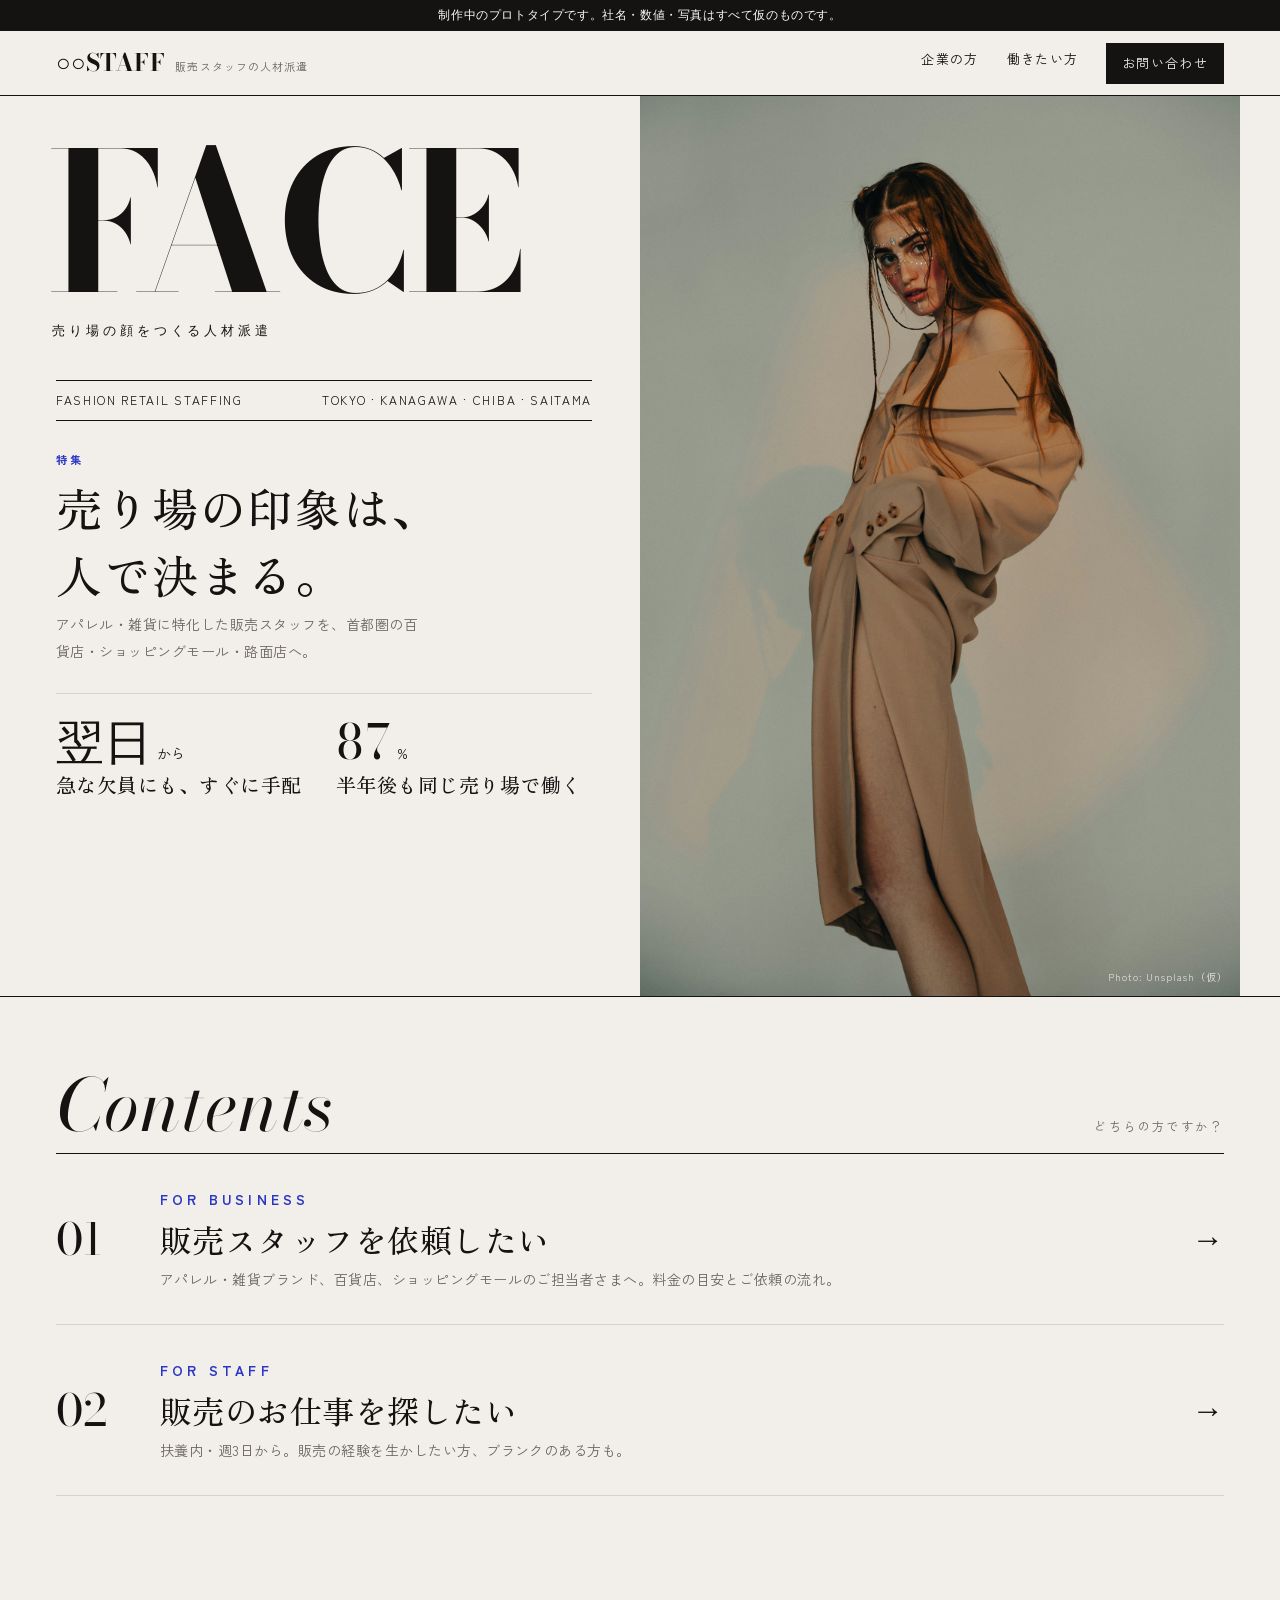
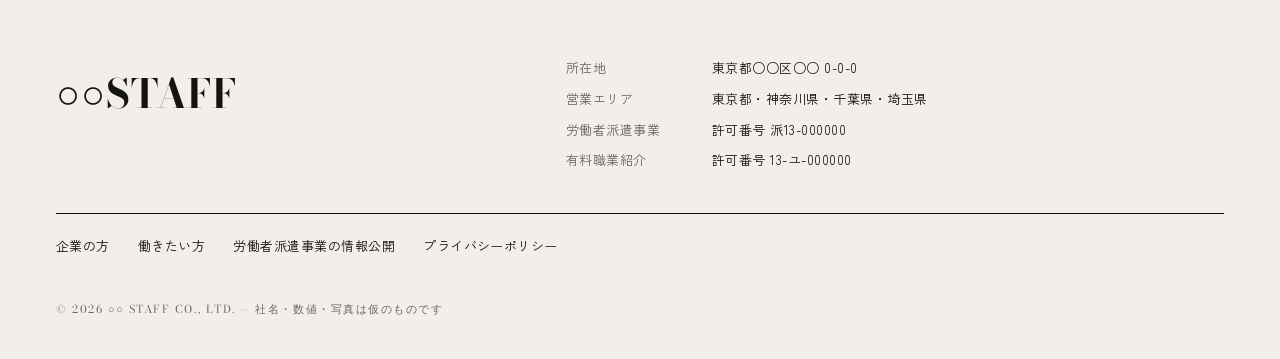
<file: index.html>
<!doctype html>
<html lang="ja">
<head>
<meta charset="utf-8">
<meta name="robots" content="noindex, nofollow">
<meta name="viewport" content="width=device-width, initial-scale=1, viewport-fit=cover">
<meta name="claude:viewport-fit-sides" content="cover">
<title>販売員派遣サイト試作</title>
<meta name="description" content="アパレルに特化した販売スタッフの人材派遣。東京・神奈川・千葉・埼玉の百貨店・ショッピングモール・路面店へ、最短翌日から販売スタッフをお送りします。">
<meta property="og:type" content="website">
<meta property="og:title" content="○○STAFF｜アパレルの販売スタッフ派遣">
<meta property="og:description" content="首都圏の百貨店・ショッピングモールへ、アパレルの販売スタッフを最短翌日から。">
<meta property="og:image" content="img/ogp.jpg">
<link rel="icon" href="img/favicon.png">
<link rel="preconnect" href="https://fonts.googleapis.com">
<link rel="preconnect" href="https://fonts.gstatic.com" crossorigin>
<link rel="stylesheet" href="https://fonts.googleapis.com/css2?family=Bodoni+Moda:ital,opsz,wght@0,6..96,400;0,6..96,700;1,6..96,400&family=Zen+Old+Mincho:wght@500;700&family=Zen+Kaku+Gothic+New:wght@400;500;700&display=swap">
<link rel="stylesheet" href="css/style.css?v=3">
</head>
<body>
<div style="background:#141312;color:#fbfaf7;font:12px/1.6 sans-serif;text-align:center;padding:6px 16px;letter-spacing:.05em">制作中のプロトタイプです。社名・数値・写真はすべて仮のものです。</div>
<header class="site-header">
  <div class="wrap">
    <a class="wordmark" href="index.html"><b>○○STAFF</b><span>販売スタッフの人材派遣</span></a>
    <nav class="nav" aria-label="メイン">
      <a href="business.html">企業の方</a>
      <a href="staff.html">働きたい方</a>
      <a class="cta hide-sm" href="business.html#contact">お問い合わせ</a>
    </nav>
  </div>
</header>

<main>
  <section class="cover">
    <div class="wrap">
      <div class="cover-text">
        <div>
          <div class="masthead">FACE<small>売り場の顔をつくる人材派遣</small></div>
        </div>
        <div class="coverlines">
          <div class="issue"><span>FASHION RETAIL STAFFING</span><span>TOKYO · KANAGAWA · CHIBA · SAITAMA</span></div>
          <div class="coverline">
            <span class="label">特集</span>
            <h1>売り場の印象は、<br>人で決まる。</h1>
            <p>アパレル・雑貨に特化した販売スタッフを、首都圏の百貨店・ショッピングモール・路面店へ。</p>
          </div>
          <div class="coverline-pair">
            <div class="coverline">
              <span class="big">翌日<small>から</small></span>
              <h3>急な欠員にも、すぐに手配</h3>
            </div>
            <div class="coverline">
              <span class="big num">87<small>%</small></span>
              <h3>半年後も同じ売り場で働く</h3>
            </div>
          </div>
        </div>
      </div>
      <div class="cover-photo">
        <img src="img/cover.jpg" alt="ベージュのジャケットを着た女性" fetchpriority="high">
        <span class="credit">Photo: Unsplash（仮）</span>
      </div>
    </div>
  </section>

  <section class="contents">
    <div class="wrap">
      <div class="contents-head"><h2>Contents</h2><span>どちらの方ですか？</span></div>
      <ol class="toc">
        <li>
          <a href="business.html">
            <span class="pg">01</span>
            <span class="t"><span class="label">For Business</span><b>販売スタッフを依頼したい</b><span>アパレル・雑貨ブランド、百貨店、ショッピングモールのご担当者さまへ。料金の目安とご依頼の流れ。</span></span>
            <span class="go">→</span>
          </a>
        </li>
        <li>
          <a href="staff.html">
            <span class="pg">02</span>
            <span class="t"><span class="label">For Staff</span><b>販売のお仕事を探したい</b><span>扶養内・週3日から。販売の経験を生かしたい方、ブランクのある方も。</span></span>
            <span class="go">→</span>
          </a>
        </li>
      </ol>
    </div>
  </section>
</main>

<footer>
  <div class="wrap">
    <a class="wordmark" href="index.html"><b>○○STAFF</b></a>
    <dl>
      <dt>所在地</dt><dd>東京都○○区○○ 0-0-0</dd>
      <dt>営業エリア</dt><dd>東京都・神奈川県・千葉県・埼玉県</dd>
      <dt>労働者派遣事業</dt><dd>許可番号 派13-000000</dd>
      <dt>有料職業紹介</dt><dd>許可番号 13-ユ-000000</dd>
    </dl>
    <div class="foot-links"><a href="business.html">企業の方</a><a href="staff.html">働きたい方</a><a href="haken-joho.html">労働者派遣事業の情報公開</a><a href="privacy.html">プライバシーポリシー</a></div>
    <div class="copy">© 2026 ○○ STAFF CO., LTD. — 社名・数値・写真は仮のものです</div>
  </div>
</footer>
</body>
</html>
</file>
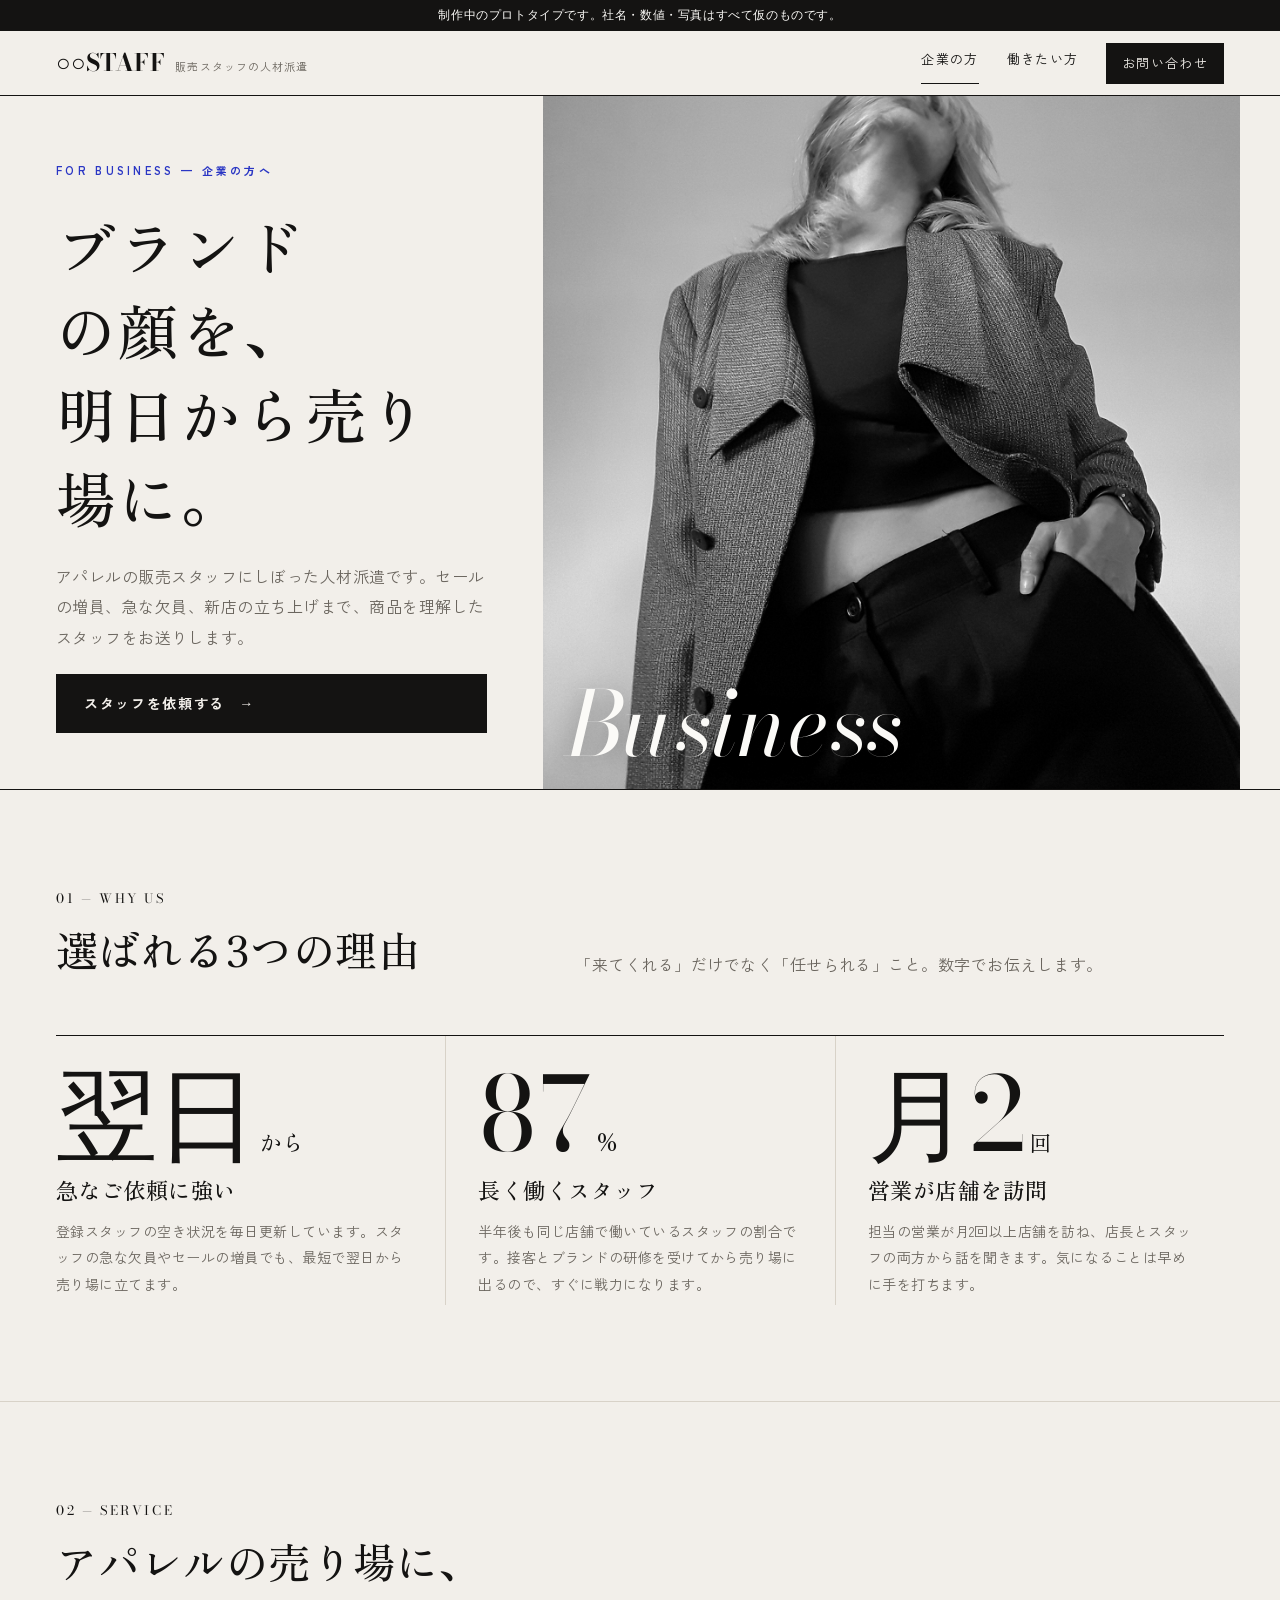
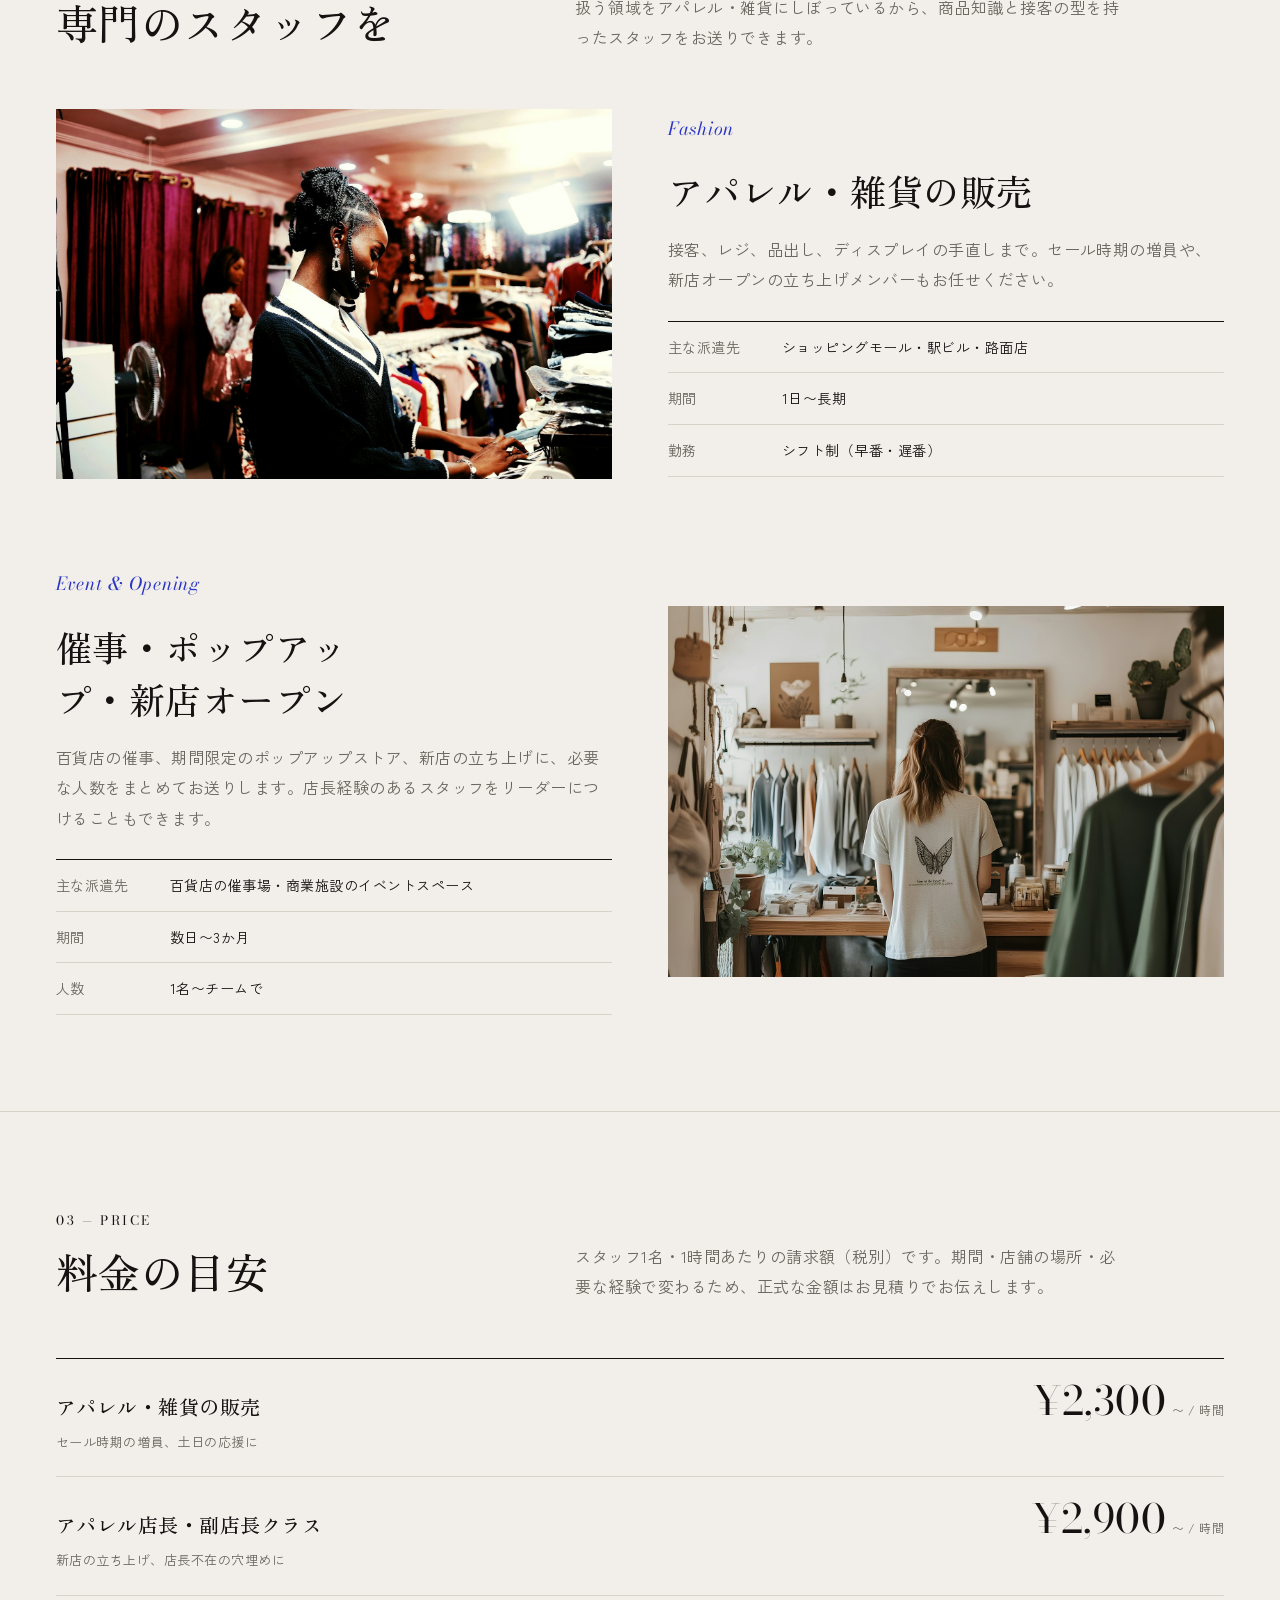
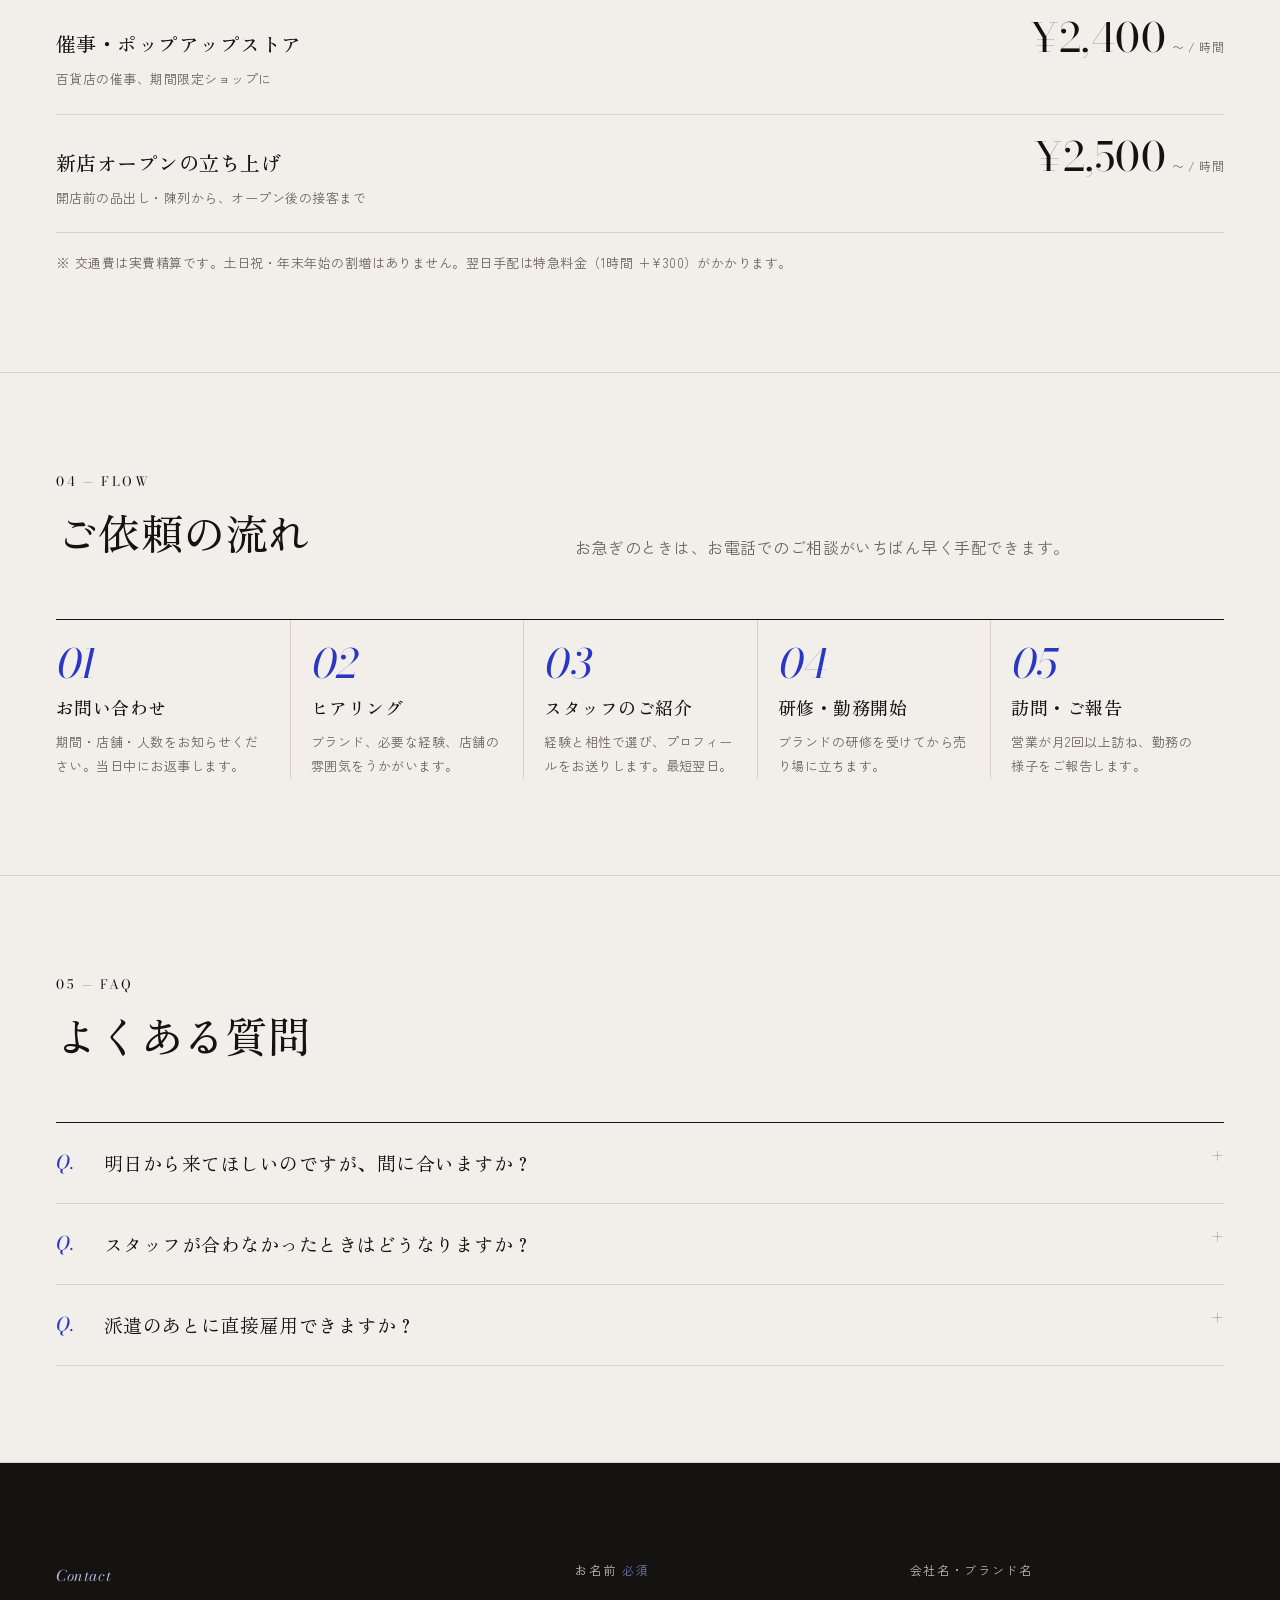
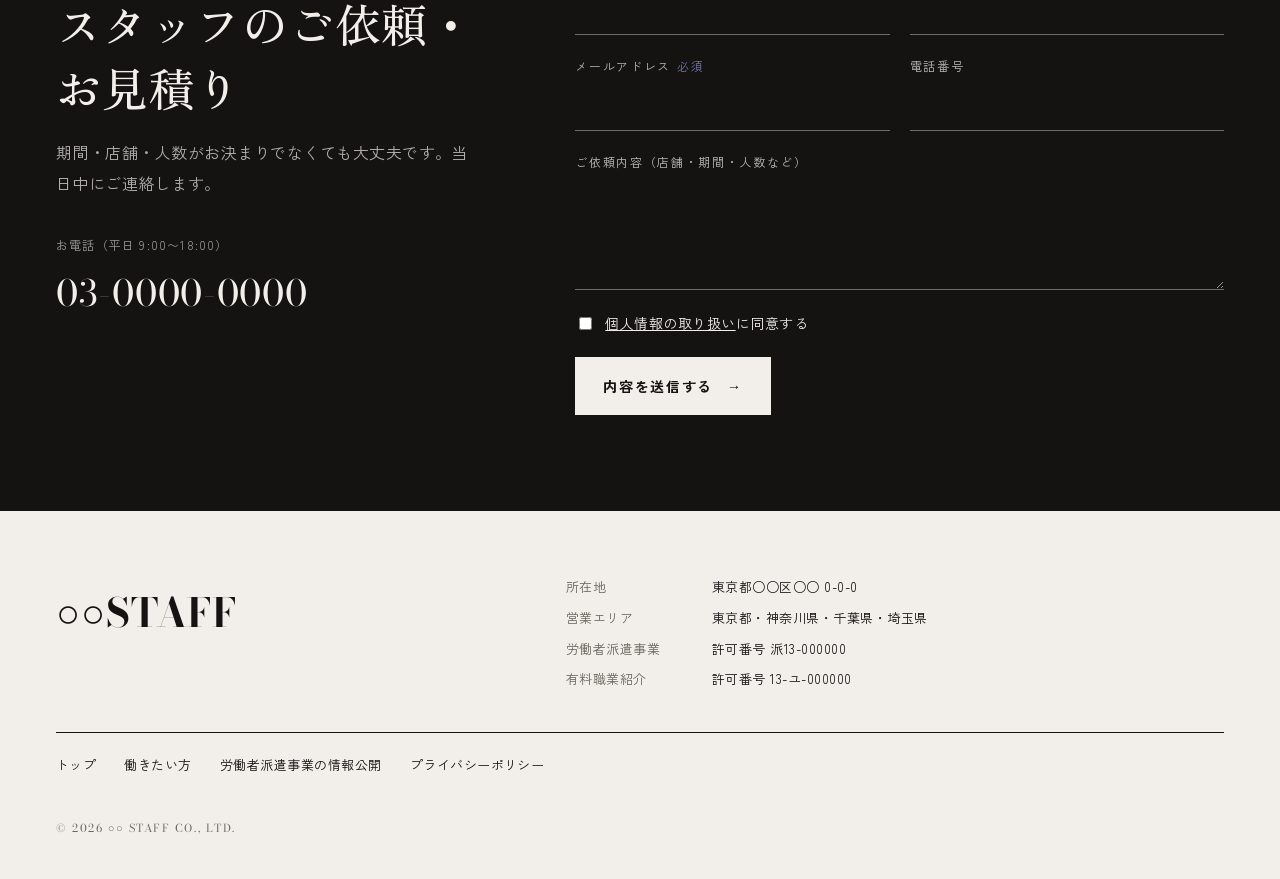
<file: business.html>
<!doctype html>
<html lang="ja">
<head>
<meta charset="utf-8">
<meta name="robots" content="noindex, nofollow">
<meta name="viewport" content="width=device-width, initial-scale=1, viewport-fit=cover">
<title>企業の方へ｜○○STAFF アパレルの販売スタッフ派遣</title>
<meta name="description" content="アパレル販売スタッフの派遣。首都圏の百貨店・ショッピングモールへ最短翌日から。料金の目安とご依頼の流れ。">
<link rel="icon" href="img/favicon.png">
<link rel="preconnect" href="https://fonts.googleapis.com">
<link rel="preconnect" href="https://fonts.gstatic.com" crossorigin>
<link rel="stylesheet" href="https://fonts.googleapis.com/css2?family=Bodoni+Moda:ital,opsz,wght@0,6..96,400;0,6..96,700;1,6..96,400&family=Zen+Old+Mincho:wght@500;700&family=Zen+Kaku+Gothic+New:wght@400;500;700&display=swap">
<link rel="stylesheet" href="css/style.css?v=3">
</head>
<body>
<div style="background:#141312;color:#fbfaf7;font:12px/1.6 sans-serif;text-align:center;padding:6px 16px;letter-spacing:.05em">制作中のプロトタイプです。社名・数値・写真はすべて仮のものです。</div>
<header class="site-header">
  <div class="wrap">
    <a class="wordmark" href="index.html"><b>○○STAFF</b><span>販売スタッフの人材派遣</span></a>
    <nav class="nav" aria-label="メイン">
      <a href="business.html" aria-current="page">企業の方</a>
      <a href="staff.html">働きたい方</a>
      <a class="cta hide-sm" href="#contact">お問い合わせ</a>
    </nav>
  </div>
</header>

<main>
  <section class="opener">
    <div class="wrap">
      <div class="opener-text">
        <span class="label">For Business — 企業の方へ</span>
        <h1>ブランドの顔を、<br>明日から売り場に。</h1>
        <p class="lead">アパレルの販売スタッフにしぼった人材派遣です。セールの増員、急な欠員、新店の立ち上げまで、商品を理解したスタッフをお送りします。</p>
        <a class="btn" href="#contact">スタッフを依頼する</a>
      </div>
      <div class="opener-photo">
        <img src="img/business.jpg" alt="グレーのコートを着た女性のモノクロ写真">
        <span class="stamp">Business</span>
      </div>
    </div>
  </section>

  <section class="sec" id="strength">
    <div class="wrap">
      <div class="sec-head">
        <div><span class="no">01 — WHY US</span><h2>選ばれる3つの理由</h2></div>
        <p>「来てくれる」だけでなく「任せられる」こと。数字でお伝えします。</p>
      </div>
      <div class="figures">
        <div class="figure">
          <span class="big">翌日<small>から</small></span>
          <h3>急なご依頼に強い</h3>
          <p>登録スタッフの空き状況を毎日更新しています。スタッフの急な欠員やセールの増員でも、最短で翌日から売り場に立てます。</p>
        </div>
        <div class="figure">
          <span class="big num">87<small>%</small></span>
          <h3>長く働くスタッフ</h3>
          <p>半年後も同じ店舗で働いているスタッフの割合です。接客とブランドの研修を受けてから売り場に出るので、すぐに戦力になります。</p>
        </div>
        <div class="figure">
          <span class="big">月<span class="num">2</span><small>回</small></span>
          <h3>営業が店舗を訪問</h3>
          <p>担当の営業が月2回以上店舗を訪ね、店長とスタッフの両方から話を聞きます。気になることは早めに手を打ちます。</p>
        </div>
      </div>
    </div>
  </section>

  <section class="sec" id="service">
    <div class="wrap">
      <div class="sec-head">
        <div><span class="no">02 — SERVICE</span><h2>アパレルの売り場に、<br>専門のスタッフを</h2></div>
        <p>扱う領域をアパレル・雑貨にしぼっているから、商品知識と接客の型を持ったスタッフをお送りできます。</p>
      </div>
      <div class="spread">
        <div class="spread-photo wide"><img src="img/apparel.jpg" alt="アパレル店でレジに立つ販売スタッフ" loading="lazy"></div>
        <div class="spread-text">
          <span class="kicker">Fashion</span>
          <h3>アパレル・雑貨の販売</h3>
          <p>接客、レジ、品出し、ディスプレイの手直しまで。セール時期の増員や、新店オープンの立ち上げメンバーもお任せください。</p>
          <ul class="facts">
            <li><span>主な派遣先</span><span>ショッピングモール・駅ビル・路面店</span></li>
            <li><span>期間</span><span>1日〜長期</span></li>
            <li><span>勤務</span><span>シフト制（早番・遅番）</span></li>
          </ul>
        </div>
      </div>
      <div class="spread flip">
        <div class="spread-photo wide"><img src="img/shop.jpg" alt="ブティックの店内で服を見る女性" loading="lazy"></div>
        <div class="spread-text">
          <span class="kicker">Event &amp; Opening</span>
          <h3>催事・ポップアップ・新店オープン</h3>
          <p>百貨店の催事、期間限定のポップアップストア、新店の立ち上げに、必要な人数をまとめてお送りします。店長経験のあるスタッフをリーダーにつけることもできます。</p>
          <ul class="facts">
            <li><span>主な派遣先</span><span>百貨店の催事場・商業施設のイベントスペース</span></li>
            <li><span>期間</span><span>数日〜3か月</span></li>
            <li><span>人数</span><span>1名〜チームで</span></li>
          </ul>
        </div>
      </div>
    </div>
  </section>

  <section class="sec" id="price">
    <div class="wrap">
      <div class="sec-head">
        <div><span class="no">03 — PRICE</span><h2>料金の目安</h2></div>
        <p>スタッフ1名・1時間あたりの請求額（税別）です。期間・店舗の場所・必要な経験で変わるため、正式な金額はお見積りでお伝えします。</p>
      </div>
      <ul class="pricelist">
        <li><b>アパレル・雑貨の販売</b><span class="yen">¥2,300<small>〜 / 時間</small></span><span class="note">セール時期の増員、土日の応援に</span></li>
        <li><b>アパレル店長・副店長クラス</b><span class="yen">¥2,900<small>〜 / 時間</small></span><span class="note">新店の立ち上げ、店長不在の穴埋めに</span></li>
        <li><b>催事・ポップアップストア</b><span class="yen">¥2,400<small>〜 / 時間</small></span><span class="note">百貨店の催事、期間限定ショップに</span></li>
        <li><b>新店オープンの立ち上げ</b><span class="yen">¥2,500<small>〜 / 時間</small></span><span class="note">開店前の品出し・陳列から、オープン後の接客まで</span></li>
      </ul>
      <p class="fine">※ 交通費は実費精算です。土日祝・年末年始の割増はありません。翌日手配は特急料金（1時間 +¥300）がかかります。</p>
    </div>
  </section>

  <section class="sec" id="flow">
    <div class="wrap">
      <div class="sec-head">
        <div><span class="no">04 — FLOW</span><h2>ご依頼の流れ</h2></div>
        <p>お急ぎのときは、お電話でのご相談がいちばん早く手配できます。</p>
      </div>
      <ol class="flow">
        <li><b>お問い合わせ</b><span>期間・店舗・人数をお知らせください。当日中にお返事します。</span></li>
        <li><b>ヒアリング</b><span>ブランド、必要な経験、店舗の雰囲気をうかがいます。</span></li>
        <li><b>スタッフのご紹介</b><span>経験と相性で選び、プロフィールをお送りします。最短翌日。</span></li>
        <li><b>研修・勤務開始</b><span>ブランドの研修を受けてから売り場に立ちます。</span></li>
        <li><b>訪問・ご報告</b><span>営業が月2回以上訪ね、勤務の様子をご報告します。</span></li>
      </ol>
    </div>
  </section>

  <section class="sec" id="faq">
    <div class="wrap">
      <div class="sec-head">
        <div><span class="no">05 — FAQ</span><h2>よくある質問</h2></div>
      </div>
      <div class="faq">
        <details><summary>明日から来てほしいのですが、間に合いますか？</summary><p>空きのあるスタッフがいれば翌日から手配できます。お急ぎのときはお電話でご相談ください。</p></details>
        <details><summary>スタッフが合わなかったときはどうなりますか？</summary><p>担当の営業にご相談ください。理由をうかがったうえで、別のスタッフに交代します。</p></details>
        <details><summary>派遣のあとに直接雇用できますか？</summary><p>紹介予定派遣にも対応しています。一定期間働いたあと、ご本人と合意のうえで直接雇用に切り替えられます。</p></details>
      </div>
    </div>
  </section>

  <section class="contact" id="contact">
    <div class="wrap">
      <div>
        <span class="kicker">Contact</span>
        <h2>スタッフのご依頼・<br>お見積り</h2>
        <p class="lead">期間・店舗・人数がお決まりでなくても大丈夫です。当日中にご連絡します。</p>
        <div class="tel"><small>お電話（平日 9:00〜18:00）</small><a href="tel:0300000000">03-0000-0000</a></div>
      </div>
      <form id="contactForm" action="send.php" method="post" novalidate>
        <input type="hidden" name="kind" value="biz">
        <div class="row2">
          <div class="field"><label for="fName">お名前<span class="req">必須</span></label><input id="fName" name="name" type="text" maxlength="60" autocomplete="name"></div>
          <div class="field"><label for="fCompany">会社名・ブランド名</label><input id="fCompany" name="company" type="text" maxlength="100" autocomplete="organization"></div>
        </div>
        <div class="row2">
          <div class="field"><label for="fMail">メールアドレス<span class="req">必須</span></label><input id="fMail" name="email" type="email" maxlength="200" autocomplete="email"></div>
          <div class="field"><label for="fTel">電話番号</label><input id="fTel" name="tel" type="tel" maxlength="20" autocomplete="tel"></div>
        </div>
        <div class="field"><label for="fMsg">ご依頼内容（店舗・期間・人数など）</label><textarea id="fMsg" name="message" maxlength="2000"></textarea></div>
        <div class="hp" aria-hidden="true"><label for="fUrl">URL</label><input id="fUrl" name="website" type="text" tabindex="-1" autocomplete="off"></div>
        <label class="agree"><input type="checkbox" id="fAgree" name="agree" value="1"><span><a href="privacy.html">個人情報の取り扱い</a>に同意する</span></label>
        <button class="btn" type="submit" id="submitBtn">内容を送信する</button>
        <div class="sent" id="sentMsg" role="status" hidden></div>
      </form>
    </div>
  </section>
</main>

<footer>
  <div class="wrap">
    <a class="wordmark" href="index.html"><b>○○STAFF</b></a>
    <dl>
      <dt>所在地</dt><dd>東京都○○区○○ 0-0-0</dd>
      <dt>営業エリア</dt><dd>東京都・神奈川県・千葉県・埼玉県</dd>
      <dt>労働者派遣事業</dt><dd>許可番号 派13-000000</dd>
      <dt>有料職業紹介</dt><dd>許可番号 13-ユ-000000</dd>
    </dl>
    <div class="foot-links"><a href="index.html">トップ</a><a href="staff.html">働きたい方</a><a href="haken-joho.html">労働者派遣事業の情報公開</a><a href="privacy.html">プライバシーポリシー</a></div>
    <div class="copy">© 2026 ○○ STAFF CO., LTD.</div>
  </div>
</footer>
<script src="js/main.js?v=3"></script>
</body>
</html>
</file>
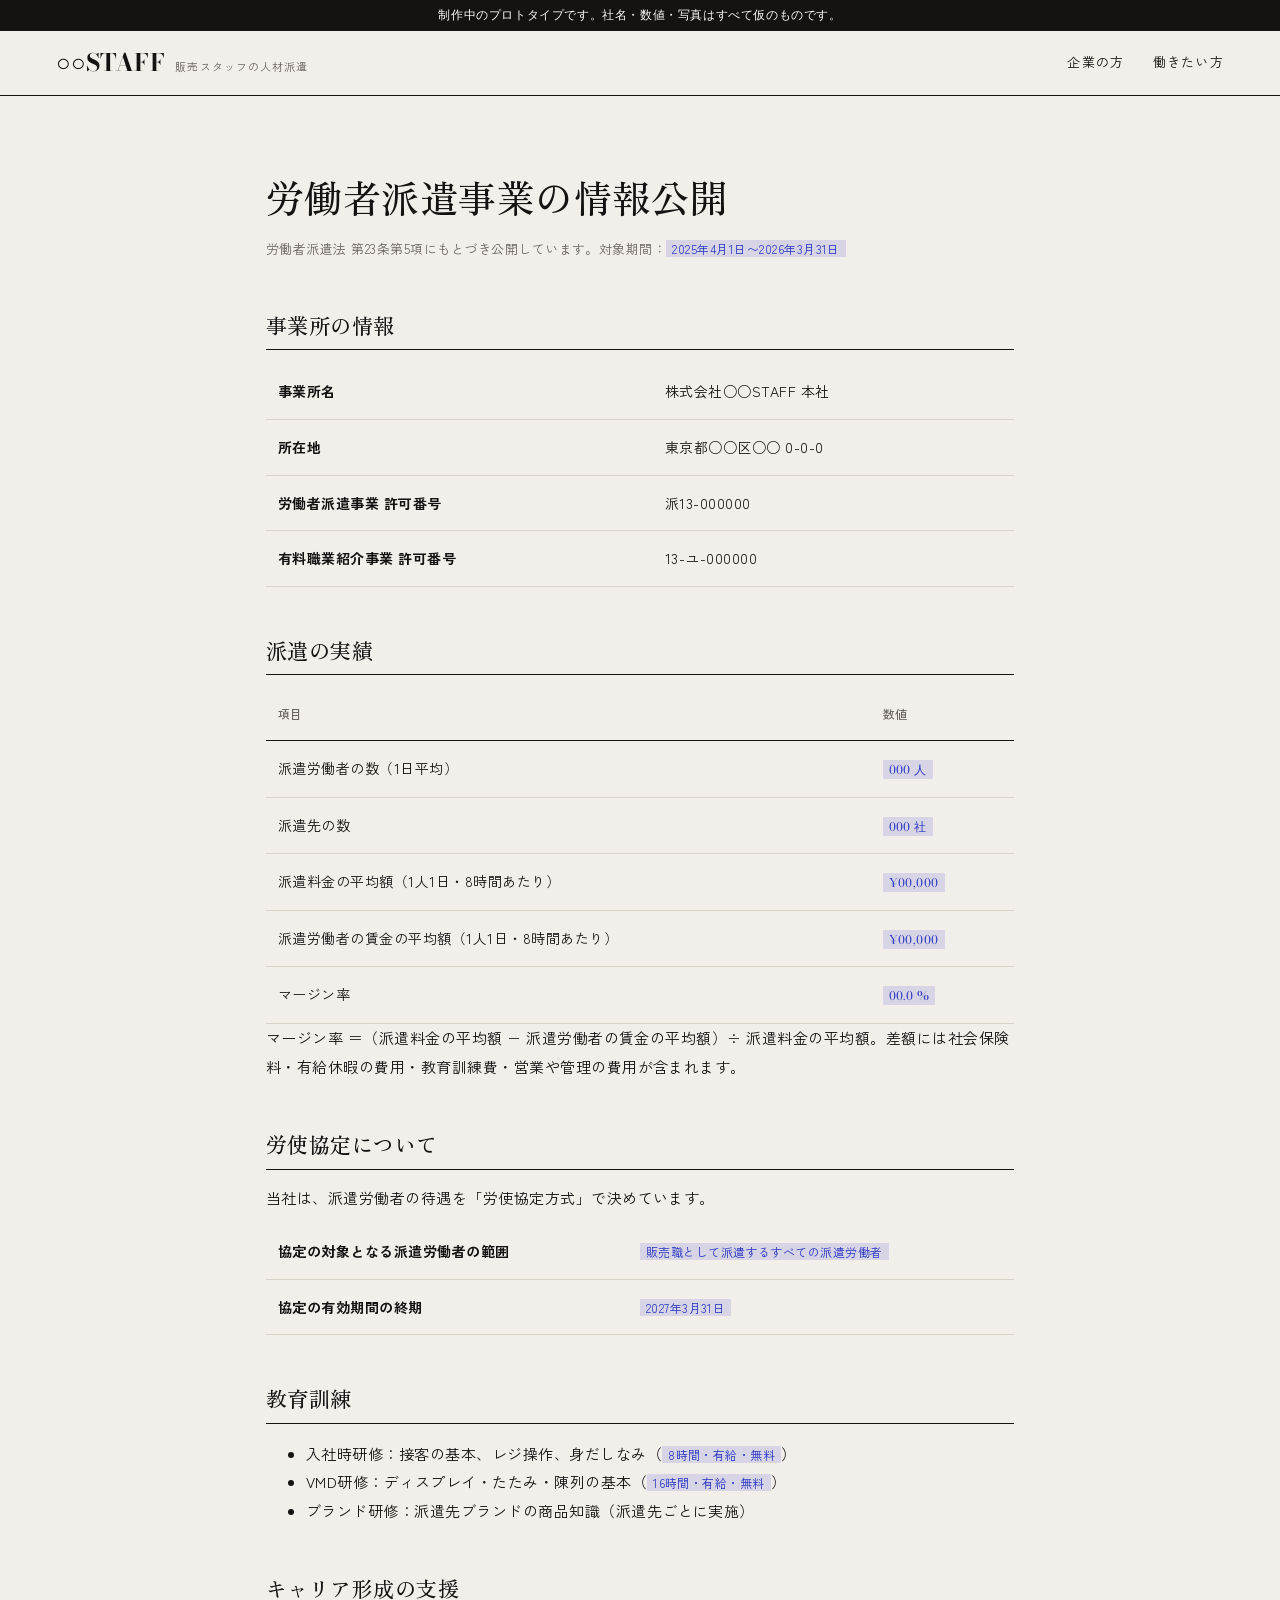
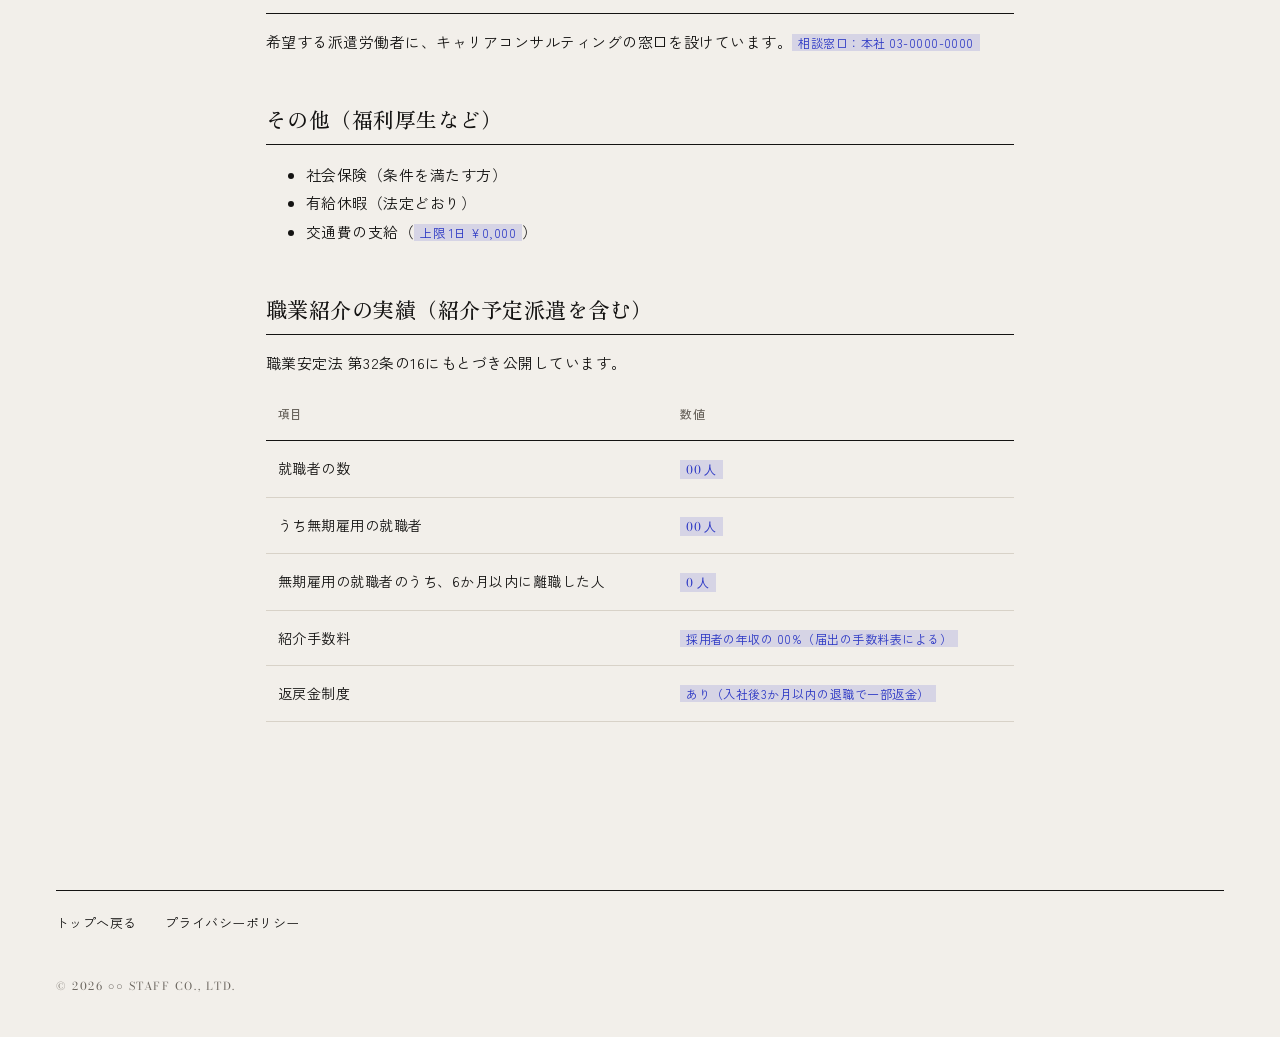
<file: haken-joho.html>
<!doctype html>
<html lang="ja">
<head>
<meta charset="utf-8">
<meta name="robots" content="noindex, nofollow">
<meta name="viewport" content="width=device-width, initial-scale=1, viewport-fit=cover">
<title>労働者派遣事業の情報公開｜株式会社○○STAFF</title>
<meta name="description" content="労働者派遣法にもとづく、派遣労働者数・マージン率・教育訓練などの情報公開です。">
<link rel="icon" href="img/favicon.png">
<link rel="preconnect" href="https://fonts.googleapis.com">
<link rel="preconnect" href="https://fonts.gstatic.com" crossorigin>
<link rel="stylesheet" href="https://fonts.googleapis.com/css2?family=Bodoni+Moda:ital,opsz,wght@0,6..96,400;0,6..96,700;1,6..96,400&family=Zen+Old+Mincho:wght@500;700&family=Zen+Kaku+Gothic+New:wght@400;500;700&display=swap">
<link rel="stylesheet" href="css/style.css?v=3">
</head>
<body>
<div style="background:#141312;color:#fbfaf7;font:12px/1.6 sans-serif;text-align:center;padding:6px 16px;letter-spacing:.05em">制作中のプロトタイプです。社名・数値・写真はすべて仮のものです。</div>
<header class="site-header">
  <div class="wrap">
    <a class="wordmark" href="index.html"><b>○○STAFF</b><span>販売スタッフの人材派遣</span></a>
    <nav class="nav" aria-label="メイン">
      <a href="business.html">企業の方</a>
      <a href="staff.html">働きたい方</a>
    </nav>
  </div>
</header>

<main class="doc">
  <h1>労働者派遣事業の情報公開</h1>
  <p class="updated">労働者派遣法 第23条第5項にもとづき公開しています。対象期間：<span class="todo">2025年4月1日〜2026年3月31日</span></p>

  <h2>事業所の情報</h2>
  <div class="table-scroll"><table>
    <tbody>
      <tr><th>事業所名</th><td>株式会社○○STAFF 本社</td></tr>
      <tr><th>所在地</th><td>東京都○○区○○ 0-0-0</td></tr>
      <tr><th>労働者派遣事業 許可番号</th><td>派13-000000</td></tr>
      <tr><th>有料職業紹介事業 許可番号</th><td>13-ユ-000000</td></tr>
    </tbody>
  </table></div>

  <h2>派遣の実績</h2>
  <div class="table-scroll"><table>
    <thead><tr><th>項目</th><th>数値</th></tr></thead>
    <tbody>
      <tr><td>派遣労働者の数（1日平均）</td><td class="v"><span class="todo">000 人</span></td></tr>
      <tr><td>派遣先の数</td><td class="v"><span class="todo">000 社</span></td></tr>
      <tr><td>派遣料金の平均額（1人1日・8時間あたり）</td><td class="v"><span class="todo">¥00,000</span></td></tr>
      <tr><td>派遣労働者の賃金の平均額（1人1日・8時間あたり）</td><td class="v"><span class="todo">¥00,000</span></td></tr>
      <tr><td>マージン率</td><td class="v"><span class="todo">00.0 %</span></td></tr>
    </tbody>
  </table></div>
  <p>マージン率 ＝（派遣料金の平均額 − 派遣労働者の賃金の平均額）÷ 派遣料金の平均額。差額には社会保険料・有給休暇の費用・教育訓練費・営業や管理の費用が含まれます。</p>

  <h2>労使協定について</h2>
  <p>当社は、派遣労働者の待遇を「労使協定方式」で決めています。</p>
  <div class="table-scroll"><table>
    <tbody>
      <tr><th>協定の対象となる派遣労働者の範囲</th><td><span class="todo">販売職として派遣するすべての派遣労働者</span></td></tr>
      <tr><th>協定の有効期間の終期</th><td><span class="todo">2027年3月31日</span></td></tr>
    </tbody>
  </table></div>

  <h2>教育訓練</h2>
  <ul>
    <li>入社時研修：接客の基本、レジ操作、身だしなみ（<span class="todo">8時間・有給・無料</span>）</li>
    <li>VMD研修：ディスプレイ・たたみ・陳列の基本（<span class="todo">16時間・有給・無料</span>）</li>
    <li>ブランド研修：派遣先ブランドの商品知識（派遣先ごとに実施）</li>
  </ul>

  <h2>キャリア形成の支援</h2>
  <p>希望する派遣労働者に、キャリアコンサルティングの窓口を設けています。<span class="todo">相談窓口：本社 03-0000-0000</span></p>

  <h2>その他（福利厚生など）</h2>
  <ul>
    <li>社会保険（条件を満たす方）</li>
    <li>有給休暇（法定どおり）</li>
    <li>交通費の支給（<span class="todo">上限 1日 ¥0,000</span>）</li>
  </ul>

  <h2>職業紹介の実績（紹介予定派遣を含む）</h2>
  <p>職業安定法 第32条の16にもとづき公開しています。</p>
  <div class="table-scroll"><table>
    <thead><tr><th>項目</th><th>数値</th></tr></thead>
    <tbody>
      <tr><td>就職者の数</td><td class="v"><span class="todo">00 人</span></td></tr>
      <tr><td>うち無期雇用の就職者</td><td class="v"><span class="todo">00 人</span></td></tr>
      <tr><td>無期雇用の就職者のうち、6か月以内に離職した人</td><td class="v"><span class="todo">0 人</span></td></tr>
      <tr><td>紹介手数料</td><td><span class="todo">採用者の年収の 00%（届出の手数料表による）</span></td></tr>
      <tr><td>返戻金制度</td><td><span class="todo">あり（入社後3か月以内の退職で一部返金）</span></td></tr>
    </tbody>
  </table></div>
</main>

<footer>
  <div class="wrap">
    <div class="foot-links"><a href="index.html">トップへ戻る</a><a href="privacy.html">プライバシーポリシー</a></div>
    <div class="copy">© 2026 ○○ STAFF CO., LTD.</div>
  </div>
</footer>
</body>
</html>
</file>
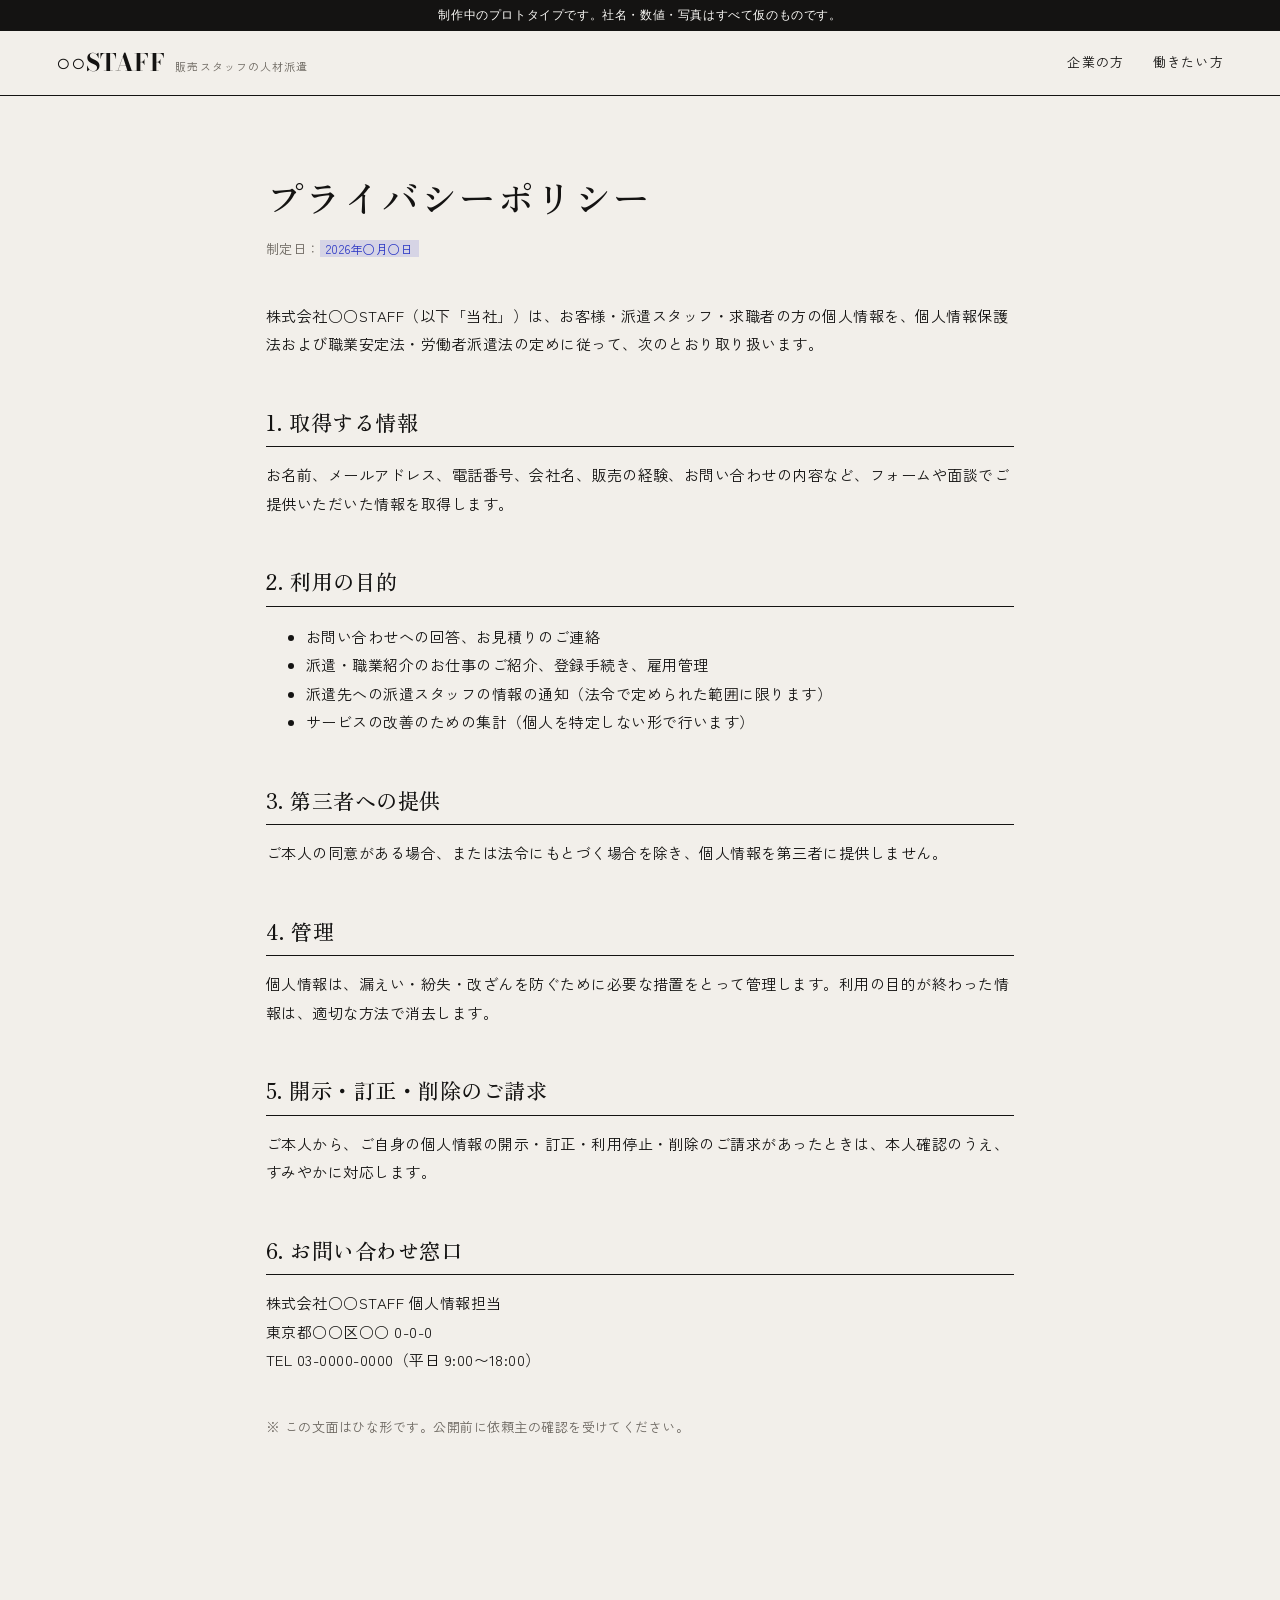
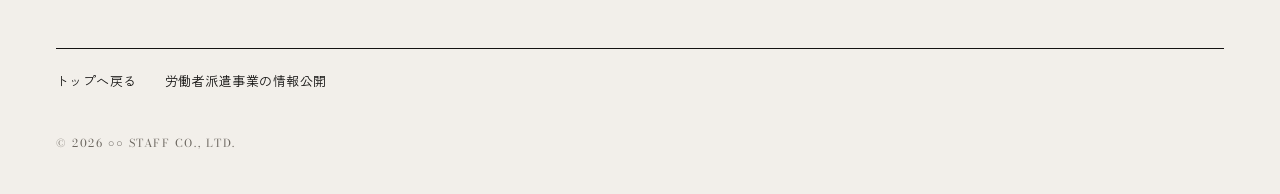
<file: privacy.html>
<!doctype html>
<html lang="ja">
<head>
<meta charset="utf-8">
<meta name="robots" content="noindex, nofollow">
<meta name="viewport" content="width=device-width, initial-scale=1, viewport-fit=cover">
<title>プライバシーポリシー｜株式会社○○STAFF</title>
<link rel="icon" href="img/favicon.png">
<link rel="preconnect" href="https://fonts.googleapis.com">
<link rel="preconnect" href="https://fonts.gstatic.com" crossorigin>
<link rel="stylesheet" href="https://fonts.googleapis.com/css2?family=Bodoni+Moda:ital,opsz,wght@0,6..96,400;0,6..96,700;1,6..96,400&family=Zen+Old+Mincho:wght@500;700&family=Zen+Kaku+Gothic+New:wght@400;500;700&display=swap">
<link rel="stylesheet" href="css/style.css?v=3">
</head>
<body>
<div style="background:#141312;color:#fbfaf7;font:12px/1.6 sans-serif;text-align:center;padding:6px 16px;letter-spacing:.05em">制作中のプロトタイプです。社名・数値・写真はすべて仮のものです。</div>
<header class="site-header">
  <div class="wrap">
    <a class="wordmark" href="index.html"><b>○○STAFF</b><span>販売スタッフの人材派遣</span></a>
    <nav class="nav" aria-label="メイン">
      <a href="business.html">企業の方</a>
      <a href="staff.html">働きたい方</a>
    </nav>
  </div>
</header>

<main class="doc">
  <h1>プライバシーポリシー</h1>
  <p class="updated">制定日：<span class="todo">2026年○月○日</span></p>

  <p>株式会社○○STAFF（以下「当社」）は、お客様・派遣スタッフ・求職者の方の個人情報を、個人情報保護法および職業安定法・労働者派遣法の定めに従って、次のとおり取り扱います。</p>

  <h2>1. 取得する情報</h2>
  <p>お名前、メールアドレス、電話番号、会社名、販売の経験、お問い合わせの内容など、フォームや面談でご提供いただいた情報を取得します。</p>

  <h2>2. 利用の目的</h2>
  <ul>
    <li>お問い合わせへの回答、お見積りのご連絡</li>
    <li>派遣・職業紹介のお仕事のご紹介、登録手続き、雇用管理</li>
    <li>派遣先への派遣スタッフの情報の通知（法令で定められた範囲に限ります）</li>
    <li>サービスの改善のための集計（個人を特定しない形で行います）</li>
  </ul>

  <h2>3. 第三者への提供</h2>
  <p>ご本人の同意がある場合、または法令にもとづく場合を除き、個人情報を第三者に提供しません。</p>

  <h2>4. 管理</h2>
  <p>個人情報は、漏えい・紛失・改ざんを防ぐために必要な措置をとって管理します。利用の目的が終わった情報は、適切な方法で消去します。</p>

  <h2>5. 開示・訂正・削除のご請求</h2>
  <p>ご本人から、ご自身の個人情報の開示・訂正・利用停止・削除のご請求があったときは、本人確認のうえ、すみやかに対応します。</p>

  <h2>6. お問い合わせ窓口</h2>
  <p>株式会社○○STAFF 個人情報担当<br>東京都○○区○○ 0-0-0<br>TEL 03-0000-0000（平日 9:00〜18:00）</p>

  <p style="margin-top:40px" class="updated">※ この文面はひな形です。公開前に依頼主の確認を受けてください。</p>
</main>

<footer>
  <div class="wrap">
    <div class="foot-links"><a href="index.html">トップへ戻る</a><a href="haken-joho.html">労働者派遣事業の情報公開</a></div>
    <div class="copy">© 2026 ○○ STAFF CO., LTD.</div>
  </div>
</footer>
</body>
</html>
</file>
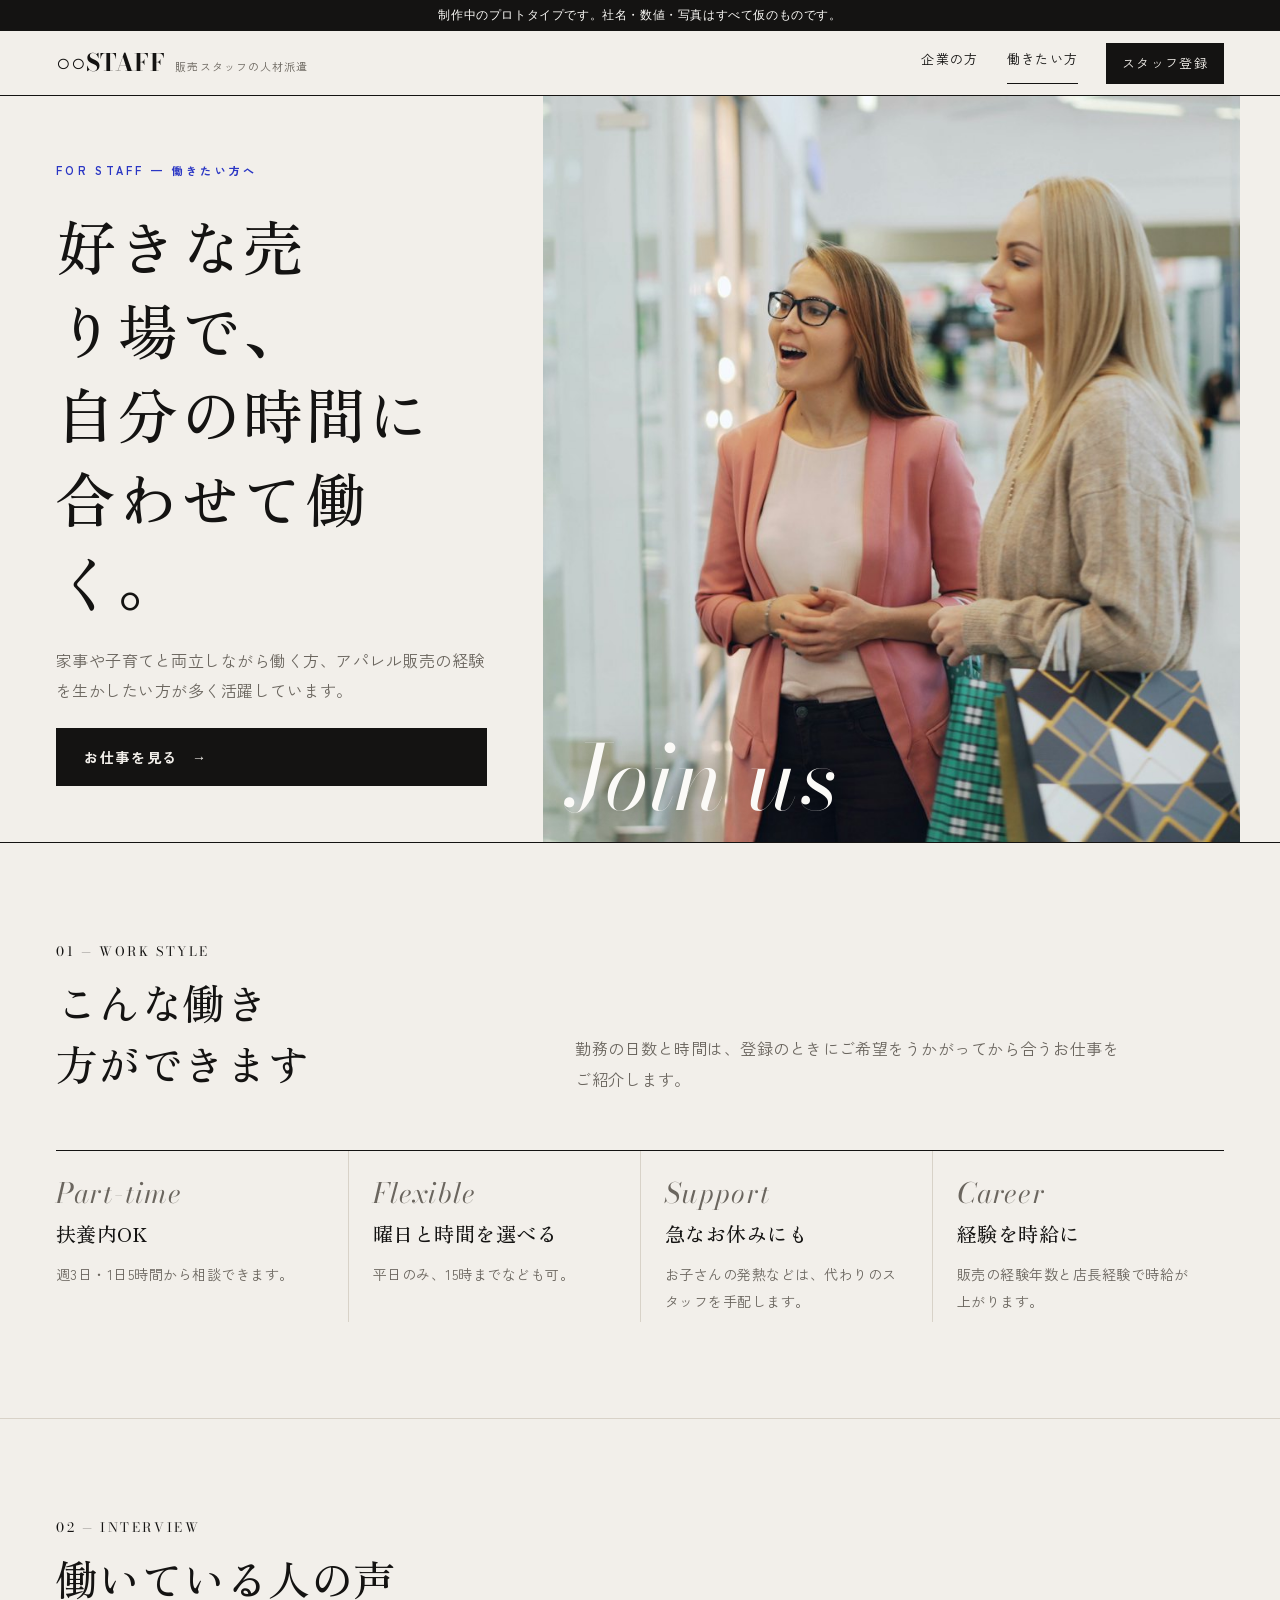
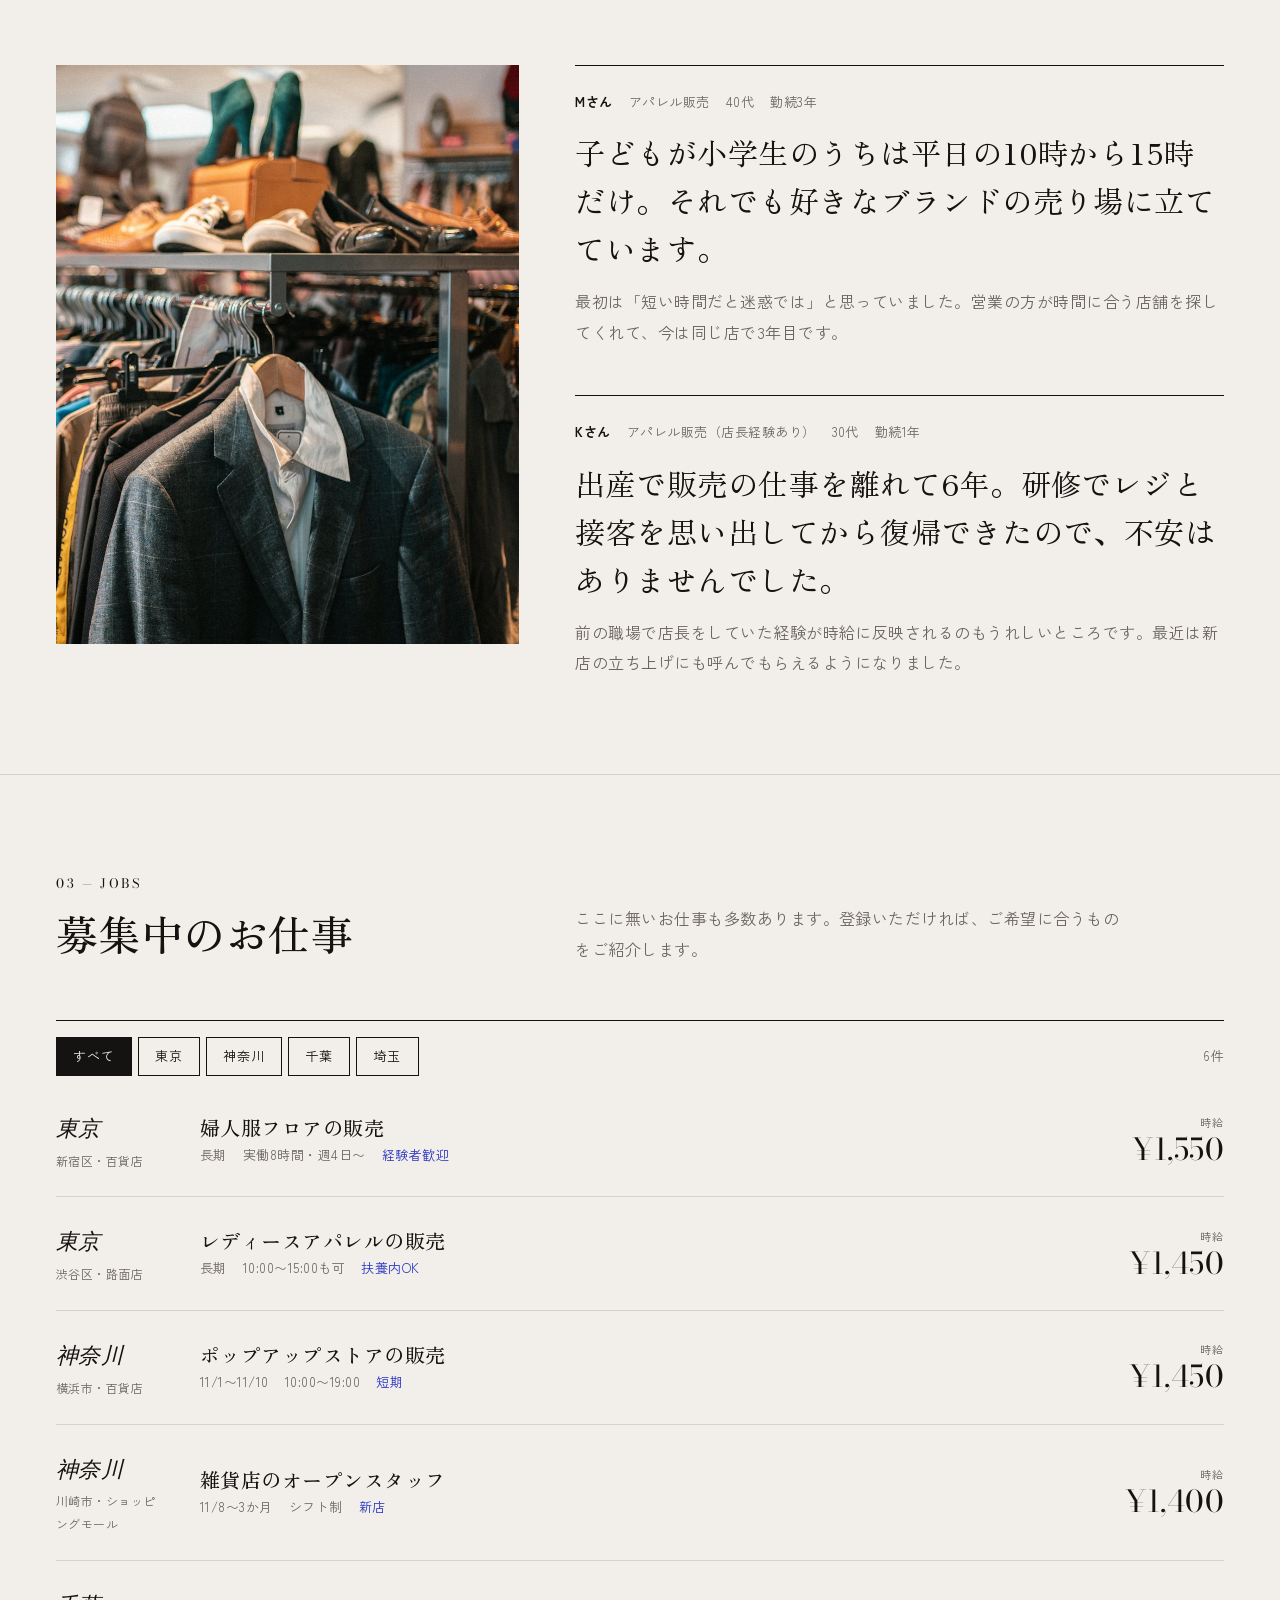
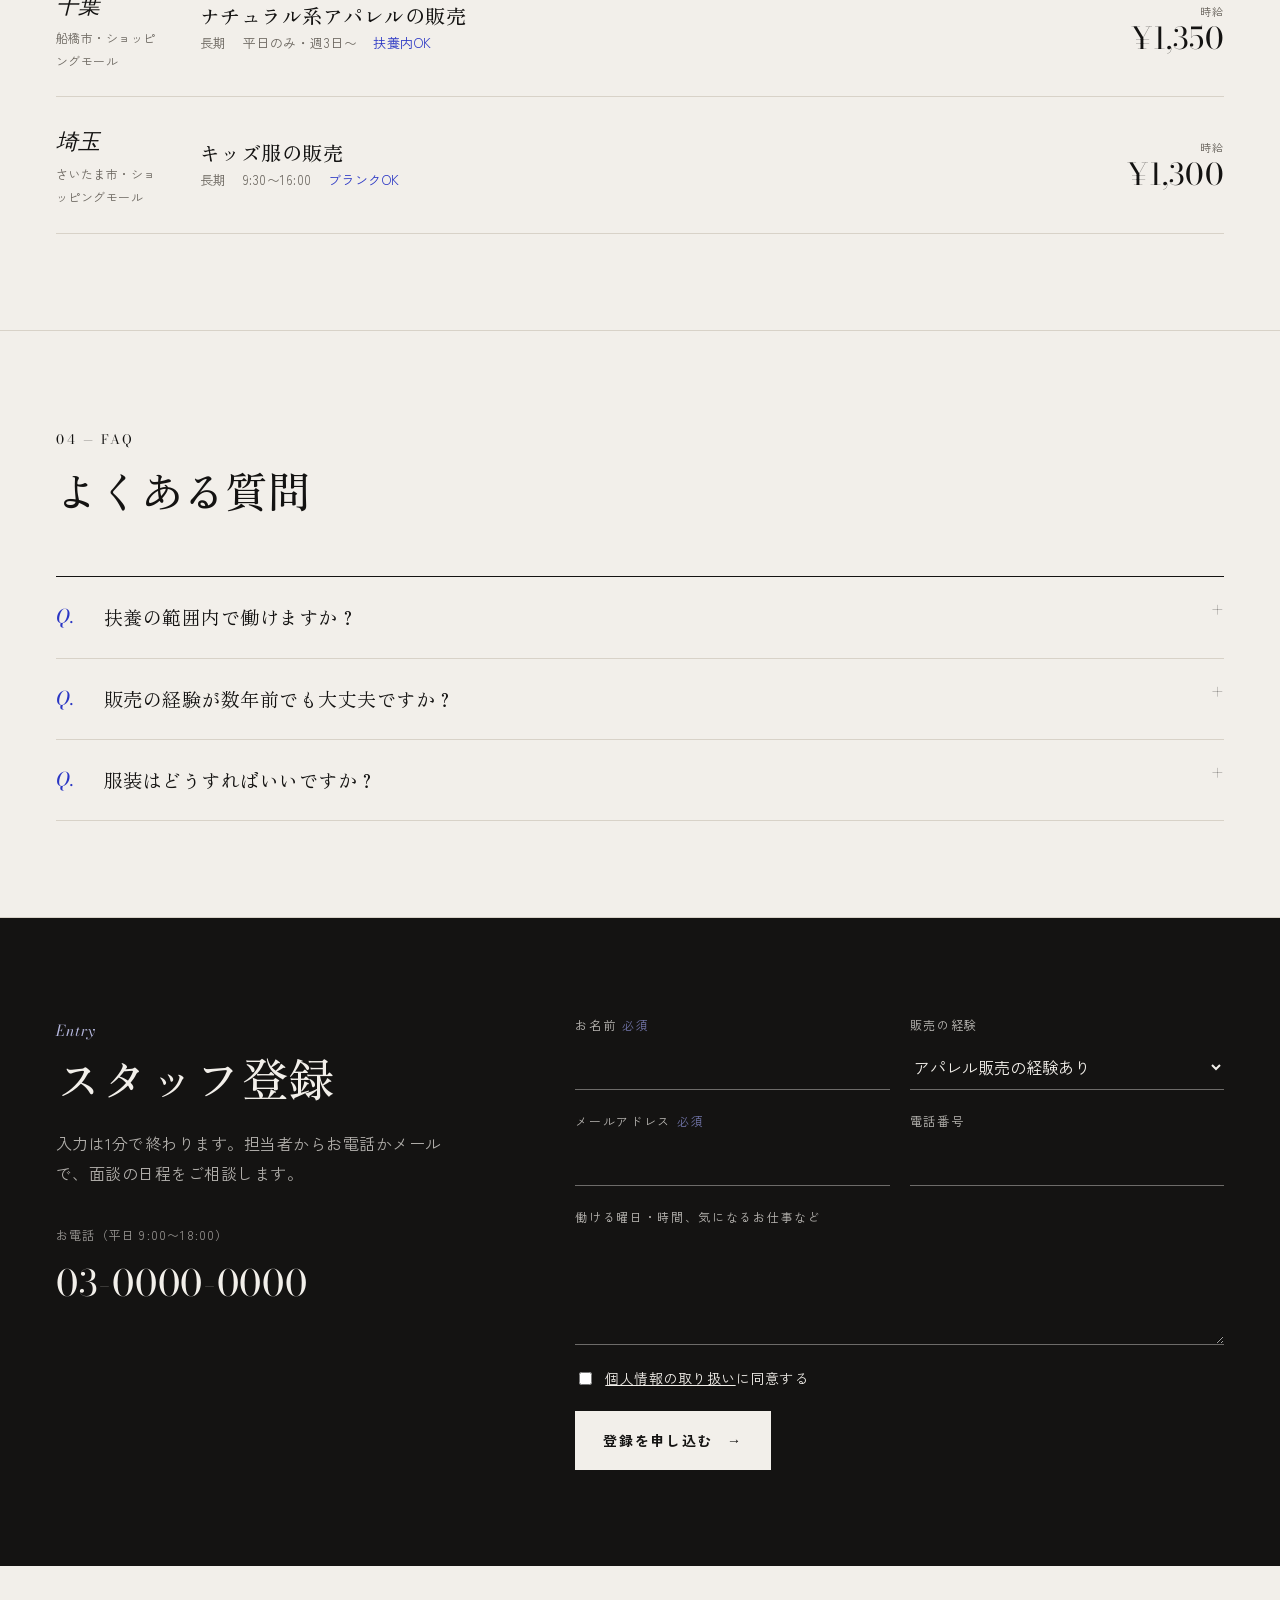
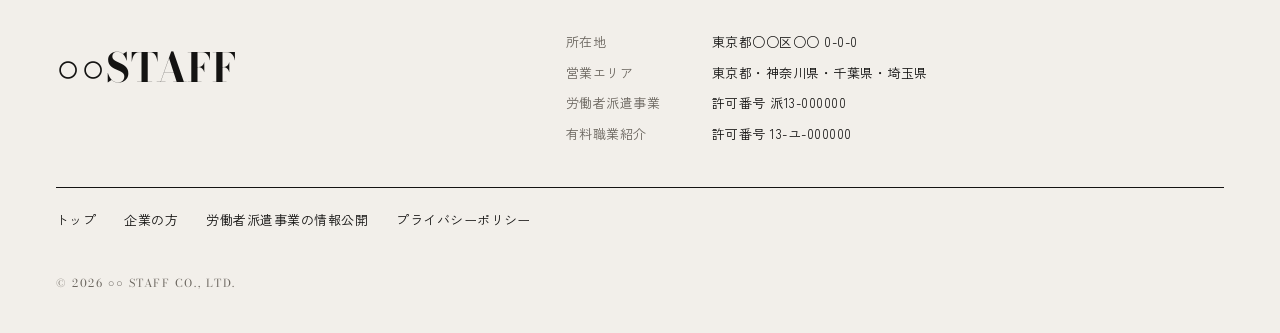
<file: staff.html>
<!doctype html>
<html lang="ja">
<head>
<meta charset="utf-8">
<meta name="robots" content="noindex, nofollow">
<meta name="viewport" content="width=device-width, initial-scale=1, viewport-fit=cover">
<title>働きたい方へ｜○○STAFF アパレル販売のお仕事</title>
<meta name="description" content="首都圏のアパレル販売のお仕事。扶養内・週3日から、ブランクのある方も歓迎。">
<link rel="icon" href="img/favicon.png">
<link rel="preconnect" href="https://fonts.googleapis.com">
<link rel="preconnect" href="https://fonts.gstatic.com" crossorigin>
<link rel="stylesheet" href="https://fonts.googleapis.com/css2?family=Bodoni+Moda:ital,opsz,wght@0,6..96,400;0,6..96,700;1,6..96,400&family=Zen+Old+Mincho:wght@500;700&family=Zen+Kaku+Gothic+New:wght@400;500;700&display=swap">
<link rel="stylesheet" href="css/style.css?v=3">
</head>
<body>
<div style="background:#141312;color:#fbfaf7;font:12px/1.6 sans-serif;text-align:center;padding:6px 16px;letter-spacing:.05em">制作中のプロトタイプです。社名・数値・写真はすべて仮のものです。</div>
<header class="site-header">
  <div class="wrap">
    <a class="wordmark" href="index.html"><b>○○STAFF</b><span>販売スタッフの人材派遣</span></a>
    <nav class="nav" aria-label="メイン">
      <a href="business.html">企業の方</a>
      <a href="staff.html" aria-current="page">働きたい方</a>
      <a class="cta hide-sm" href="#contact">スタッフ登録</a>
    </nav>
  </div>
</header>

<main>
  <section class="opener">
    <div class="wrap">
      <div class="opener-text">
        <span class="label">For Staff — 働きたい方へ</span>
        <h1>好きな売り場で、<br>自分の時間に<br>合わせて働く。</h1>
        <p class="lead">家事や子育てと両立しながら働く方、アパレル販売の経験を生かしたい方が多く活躍しています。</p>
        <a class="btn" href="#jobs">お仕事を見る</a>
      </div>
      <div class="opener-photo">
        <img src="img/staff.jpg" alt="ショッピングモールで笑顔で話す女性ふたり" style="object-position: 78% 50%">
        <span class="stamp">Join us</span>
      </div>
    </div>
  </section>

  <section class="sec" id="style">
    <div class="wrap">
      <div class="sec-head">
        <div><span class="no">01 — WORK STYLE</span><h2>こんな働き方ができます</h2></div>
        <p>勤務の日数と時間は、登録のときにご希望をうかがってから合うお仕事をご紹介します。</p>
      </div>
      <div class="perks">
        <div class="perk"><span class="kicker">Part-time</span><b>扶養内OK</b><span>週3日・1日5時間から相談できます。</span></div>
        <div class="perk"><span class="kicker">Flexible</span><b>曜日と時間を選べる</b><span>平日のみ、15時までなども可。</span></div>
        <div class="perk"><span class="kicker">Support</span><b>急なお休みにも</b><span>お子さんの発熱などは、代わりのスタッフを手配します。</span></div>
        <div class="perk"><span class="kicker">Career</span><b>経験を時給に</b><span>販売の経験年数と店長経験で時給が上がります。</span></div>
      </div>
    </div>
  </section>

  <section class="sec" id="voice">
    <div class="wrap">
      <div class="sec-head">
        <div><span class="no">02 — INTERVIEW</span><h2>働いている人の声</h2></div>
      </div>
      <div class="interview">
        <div class="spread-photo"><img src="img/rack.jpg" alt="服と靴が並ぶアパレル店の店内" loading="lazy" style="object-position: 70% 50%"></div>
        <div class="qa">
          <article>
            <div class="who"><b>Mさん</b><span>アパレル販売</span><span>40代</span><span>勤続3年</span></div>
            <blockquote>子どもが小学生のうちは平日の10時から15時だけ。それでも好きなブランドの売り場に立てています。</blockquote>
            <p>最初は「短い時間だと迷惑では」と思っていました。営業の方が時間に合う店舗を探してくれて、今は同じ店で3年目です。</p>
          </article>
          <article>
            <div class="who"><b>Kさん</b><span>アパレル販売（店長経験あり）</span><span>30代</span><span>勤続1年</span></div>
            <blockquote>出産で販売の仕事を離れて6年。研修でレジと接客を思い出してから復帰できたので、不安はありませんでした。</blockquote>
            <p>前の職場で店長をしていた経験が時給に反映されるのもうれしいところです。最近は新店の立ち上げにも呼んでもらえるようになりました。</p>
          </article>
        </div>
      </div>
    </div>
  </section>

  <section class="sec" id="jobs">
    <div class="wrap">
      <div class="sec-head">
        <div><span class="no">03 — JOBS</span><h2>募集中のお仕事</h2></div>
        <p>ここに無いお仕事も多数あります。登録いただければ、ご希望に合うものをご紹介します。</p>
      </div>
      <div class="jobs-bar">
        <div class="filters" role="group" aria-label="エリアで絞り込む">
          <button class="chip" type="button" data-area="all" aria-pressed="true">すべて</button>
          <button class="chip" type="button" data-area="東京" aria-pressed="false">東京</button>
          <button class="chip" type="button" data-area="神奈川" aria-pressed="false">神奈川</button>
          <button class="chip" type="button" data-area="千葉" aria-pressed="false">千葉</button>
          <button class="chip" type="button" data-area="埼玉" aria-pressed="false">埼玉</button>
        </div>
        <span class="count" id="jobCount"></span>
      </div>
      <ul class="jobs" id="jobList"></ul>
    </div>
  </section>

  <section class="sec" id="faq">
    <div class="wrap">
      <div class="sec-head">
        <div><span class="no">04 — FAQ</span><h2>よくある質問</h2></div>
      </div>
      <div class="faq">
        <details><summary>扶養の範囲内で働けますか？</summary><p>はい。年収の上限をうかがったうえで、日数と時間を調整したお仕事をご紹介します。</p></details>
        <details><summary>販売の経験が数年前でも大丈夫ですか？</summary><p>ブランクのある方も多く働いています。復帰前に接客とレジの研修を受けられます。</p></details>
        <details><summary>服装はどうすればいいですか？</summary><p>お店によって違います。制服の貸し出しがあるお店と、ブランドの服を社員割引で買って着るお店があります。お仕事をご紹介するときにお伝えします。</p></details>
      </div>
    </div>
  </section>

  <section class="contact" id="contact">
    <div class="wrap">
      <div>
        <span class="kicker">Entry</span>
        <h2>スタッフ登録</h2>
        <p class="lead">入力は1分で終わります。担当者からお電話かメールで、面談の日程をご相談します。</p>
        <div class="tel"><small>お電話（平日 9:00〜18:00）</small><a href="tel:0300000000">03-0000-0000</a></div>
      </div>
      <form id="contactForm" action="send.php" method="post" novalidate>
        <input type="hidden" name="kind" value="job">
        <div class="row2">
          <div class="field"><label for="fName">お名前<span class="req">必須</span></label><input id="fName" name="name" type="text" maxlength="60" autocomplete="name"></div>
          <div class="field"><label for="fExp">販売の経験</label><select id="fExp" name="experience"><option>アパレル販売の経験あり</option><option>店長・副店長の経験あり</option><option>販売以外の接客経験あり</option><option>未経験</option></select></div>
        </div>
        <div class="row2">
          <div class="field"><label for="fMail">メールアドレス<span class="req">必須</span></label><input id="fMail" name="email" type="email" maxlength="200" autocomplete="email"></div>
          <div class="field"><label for="fTel">電話番号</label><input id="fTel" name="tel" type="tel" maxlength="20" autocomplete="tel"></div>
        </div>
        <div class="field"><label for="fMsg">働ける曜日・時間、気になるお仕事など</label><textarea id="fMsg" name="message" maxlength="2000"></textarea></div>
        <div class="hp" aria-hidden="true"><label for="fUrl">URL</label><input id="fUrl" name="website" type="text" tabindex="-1" autocomplete="off"></div>
        <label class="agree"><input type="checkbox" id="fAgree" name="agree" value="1"><span><a href="privacy.html">個人情報の取り扱い</a>に同意する</span></label>
        <button class="btn" type="submit" id="submitBtn">登録を申し込む</button>
        <div class="sent" id="sentMsg" role="status" hidden></div>
      </form>
    </div>
  </section>
</main>

<footer>
  <div class="wrap">
    <a class="wordmark" href="index.html"><b>○○STAFF</b></a>
    <dl>
      <dt>所在地</dt><dd>東京都○○区○○ 0-0-0</dd>
      <dt>営業エリア</dt><dd>東京都・神奈川県・千葉県・埼玉県</dd>
      <dt>労働者派遣事業</dt><dd>許可番号 派13-000000</dd>
      <dt>有料職業紹介</dt><dd>許可番号 13-ユ-000000</dd>
    </dl>
    <div class="foot-links"><a href="index.html">トップ</a><a href="business.html">企業の方</a><a href="haken-joho.html">労働者派遣事業の情報公開</a><a href="privacy.html">プライバシーポリシー</a></div>
    <div class="copy">© 2026 ○○ STAFF CO., LTD.</div>
  </div>
</footer>
<script src="js/jobs.js?v=3"></script>
<script src="js/main.js?v=3"></script>
</body>
</html>
</file>
<file: css/style.css>
/* Layout: ファッション誌の表紙と特集ページ。大判写真の上に欧文のマストヘッドと「表紙の見出し」、
   中のページは写真と本文を左右に組む見開き。色は写真のベージュに合う紙色と墨、差し色はコバルト1色だけ */
:root {
  --paper: #f2efea;
  --surface: #fbfaf7;
  --ink: #141312;
  --muted: #6b665f;
  --line: #d8d2c8;
  --accent: #2a36c4;
  --on-accent: #fbfaf7;
  --shade: #141312;      /* 写真の上に敷く影 */
  --on-photo: #fbfaf7;   /* 写真の上の文字（テーマに関係なく白） */
  --font-latin: "Bodoni Moda", "Didot", "Bodoni 72", Georgia, serif;
  --font-display: "Zen Old Mincho", "Hiragino Mincho ProN", "Yu Mincho", serif;
  --font-body: "Zen Kaku Gothic New", "Hiragino Sans", "Yu Gothic", "Meiryo", sans-serif;
  --gutter-l: max(16px, env(safe-area-inset-left, 0px));
  --gutter-r: max(16px, env(safe-area-inset-right, 0px));
}
@media (prefers-color-scheme: dark) {
  :root:not([data-theme="light"]) {
    --paper: #131211; --surface: #1b1a18; --ink: #f0ece5; --muted: #a39d93; --line: #2f2c28;
    --accent: #8f9bff; --on-accent: #131211; color-scheme: dark;
  }
}
:root[data-theme="dark"] {
  --paper: #131211; --surface: #1b1a18; --ink: #f0ece5; --muted: #a39d93; --line: #2f2c28;
  --accent: #8f9bff; --on-accent: #131211; color-scheme: dark;
}

* { box-sizing: border-box; }
html, body { margin: 0; }
html { scroll-behavior: smooth; }
@media (prefers-reduced-motion: reduce) { html { scroll-behavior: auto; } * { transition: none !important; animation: none !important; } }
body { background: var(--paper); color: var(--ink); font-family: var(--font-body); font-size: 16px; line-height: 1.9; letter-spacing: .03em; }
img { max-width: 100%; display: block; }
[hidden] { display: none !important; }
h1, h2, h3, h4 { margin: 0; font-weight: 500; line-height: 1.5; text-wrap: balance; }
p { margin: 0; }
a { color: inherit; }
:focus-visible { outline: 2px solid var(--accent); outline-offset: 3px; }

.wrap { max-width: 1200px; margin: 0 auto; padding-left: var(--gutter-l); padding-right: var(--gutter-r); }
.latin { font-family: var(--font-latin); }
.kicker { font-family: var(--font-latin); font-style: italic; font-size: 15px; letter-spacing: .04em; color: var(--accent); }
.label { font-size: 11px; letter-spacing: .3em; text-transform: uppercase; font-weight: 700; }
.num { font-family: var(--font-latin); font-variant-numeric: lining-nums tabular-nums; }

/* ---------- header ---------- */
.site-header { position: sticky; top: env(safe-area-inset-top, 0px); z-index: 20; background: color-mix(in srgb, var(--paper) 92%, transparent); backdrop-filter: blur(10px); border-bottom: 1px solid var(--ink); }
.site-header .wrap { display: flex; align-items: center; gap: 24px; height: 64px; }
.wordmark { text-decoration: none; display: flex; align-items: baseline; gap: 10px; white-space: nowrap; }
.wordmark b { font-family: var(--font-latin); font-weight: 700; font-size: 24px; letter-spacing: .02em; }
.wordmark span { font-size: 11px; color: var(--muted); letter-spacing: .1em; }
.nav { display: flex; gap: 28px; margin-left: auto; font-size: 13px; letter-spacing: .1em; }
.nav a { text-decoration: none; padding-block: 4px; border-bottom: 1px solid transparent; }
.nav a:hover, .nav a[aria-current="page"] { border-bottom-color: var(--ink); }
.nav .cta { background: var(--ink); color: var(--paper); padding: 8px 16px; border: 0; }
.nav .cta:hover { background: var(--accent); color: var(--on-accent); }
@media (max-width: 720px) {
  .wordmark span { display: none; }
  .nav { gap: 16px; font-size: 12px; letter-spacing: .04em; }
  .nav .hide-sm { display: none; }
}

/* ---------- buttons ---------- */
.btn { display: inline-flex; align-items: center; gap: 14px; border: 0; cursor: pointer; font: inherit; font-size: 14px; font-weight: 700; letter-spacing: .12em; text-decoration: none; padding: 16px 28px; background: var(--ink); color: var(--paper); transition: background .2s, color .2s; }
.btn:hover { background: var(--accent); color: var(--on-accent); }
.btn::after { content: "→"; font-family: var(--font-latin); }
.btn:disabled { opacity: .5; cursor: wait; }

/* ---------- cover (top page) ---------- */
.cover { position: relative; border-bottom: 1px solid var(--ink); }
.cover .wrap { display: grid; grid-template-columns: 1fr 1fr; min-height: min(86vh, 860px); padding-block: 0; }
.cover-photo { position: relative; grid-column: 2; grid-row: 1 / span 2; margin-right: calc(-1 * var(--gutter-r)); overflow: hidden; background: var(--line); }
.cover-photo img { width: 100%; height: 100%; object-fit: cover; object-position: 50% 20%; }
.cover-photo .credit { position: absolute; right: 12px; bottom: 10px; font-size: 10px; color: var(--on-photo); opacity: .8; letter-spacing: .1em; }
.cover-text { grid-column: 1; display: grid; align-content: space-between; gap: 40px; padding: 48px 48px 48px 0; }
.masthead { font-family: var(--font-latin); font-weight: 700; font-size: clamp(88px, 15vw, 200px); line-height: .82; letter-spacing: -.03em; margin-left: -.04em; }
.masthead small { display: block; font-size: 13px; font-weight: 400; letter-spacing: .3em; margin: 18px 0 0 .3em; line-height: 1.6; }
.issue { display: flex; justify-content: space-between; gap: 12px; font-size: 12px; letter-spacing: .14em; border-block: 1px solid var(--ink); padding-block: 8px; }
.coverlines { display: grid; gap: 28px; }
.coverline { display: grid; gap: 4px; }
.coverline .label { color: var(--accent); }
.coverline h1, .coverline h2 { font-family: var(--font-display); font-size: clamp(30px, 3.6vw, 46px); line-height: 1.45; letter-spacing: .04em; }
.coverline h3 { font-family: var(--font-display); font-size: 20px; }
.coverline p { font-size: 14px; color: var(--muted); max-width: 26em; }
.coverline-pair { display: grid; grid-template-columns: 1fr 1fr; gap: 24px; padding-top: 24px; border-top: 1px solid var(--line); }
.coverline .big { font-family: var(--font-latin); font-size: 48px; line-height: 1; }
.coverline .big small { font-family: var(--font-body); font-size: 14px; margin-left: 4px; }
@media (max-width: 860px) {
  .cover .wrap { grid-template-columns: 1fr; min-height: 0; }
  .cover-photo { grid-column: 1; grid-row: 1; margin-inline: calc(-1 * var(--gutter-l)) calc(-1 * var(--gutter-r)); aspect-ratio: 4 / 5; max-height: 72vh; max-width: none; }
  .cover-text { padding: 32px 0 48px; }
  .cover-text { gap: 0; }
  .masthead { position: absolute; z-index: 2; top: 16px; left: var(--gutter-l); color: var(--on-photo); text-shadow: 0 2px 30px rgba(0,0,0,.25); font-size: clamp(72px, 24vw, 140px); }
  .masthead small { color: var(--on-photo); }
}

/* ---------- contents (two doors) ---------- */
.contents { padding-block: 72px 96px; }
.contents-head { display: flex; align-items: baseline; justify-content: space-between; gap: 16px; border-bottom: 1px solid var(--ink); padding-bottom: 12px; margin-bottom: 0; }
.contents-head h2 { font-family: var(--font-latin); font-size: clamp(40px, 6vw, 72px); line-height: 1; font-weight: 400; font-style: italic; }
.contents-head span { font-size: 12px; letter-spacing: .2em; color: var(--muted); }
.toc { list-style: none; margin: 0; padding: 0; }
.toc a { display: grid; grid-template-columns: 5rem 1fr auto; gap: 24px; align-items: center; padding-block: 32px; border-bottom: 1px solid var(--line); text-decoration: none; transition: padding .25s, background .25s; }
.toc a:hover { padding-left: 16px; background: var(--surface); }
.toc .pg { font-family: var(--font-latin); font-size: 44px; line-height: 1; }
.toc .t { display: grid; gap: 4px; min-width: 0; }
.toc .t .label { color: var(--accent); }
.toc .t b { font-family: var(--font-display); font-weight: 500; font-size: clamp(22px, 3vw, 32px); line-height: 1.4; }
.toc .t span { color: var(--muted); font-size: 14px; }
.toc .go { font-family: var(--font-latin); font-size: 32px; }
@media (max-width: 560px) { .toc a { grid-template-columns: 3rem 1fr; } .toc .go { display: none; } .toc .pg { font-size: 32px; } }

/* ---------- feature opener (inner pages) ---------- */
.opener { border-bottom: 1px solid var(--ink); }
.opener .wrap { display: grid; grid-template-columns: 5fr 7fr; gap: 0; }
.opener-text { display: grid; align-content: end; gap: 22px; padding: 64px 56px 56px 0; }
.opener-text .label { color: var(--accent); }
.opener h1 { font-family: var(--font-display); font-size: clamp(34px, 4.8vw, 60px); line-height: 1.4; letter-spacing: .04em; }
.opener .lead { color: var(--muted); max-width: 28em; }
.opener-photo { position: relative; margin-right: calc(-1 * var(--gutter-r)); min-height: 560px; overflow: hidden; background: var(--line); }
.opener-photo img { position: absolute; inset: 0; width: 100%; height: 100%; object-fit: cover; }
.opener-photo .stamp { position: absolute; left: 24px; bottom: 24px; color: var(--on-photo); font-family: var(--font-latin); font-style: italic; font-size: clamp(48px, 7vw, 96px); line-height: .9; text-shadow: 0 2px 24px rgba(0,0,0,.3); }
@media (max-width: 860px) {
  .opener .wrap { grid-template-columns: 1fr; }
  .opener-photo { order: -1; margin-inline: calc(-1 * var(--gutter-l)) calc(-1 * var(--gutter-r)); min-height: 0; aspect-ratio: 4 / 3; max-width: none; }
  .opener-text { padding: 36px 0 48px; }
}

/* ---------- sections ---------- */
.sec { padding-block: 96px; border-bottom: 1px solid var(--line); }
.sec-head { display: grid; grid-template-columns: 5fr 7fr; gap: 24px 56px; align-items: end; margin-bottom: 56px; }
.sec-head .no { font-family: var(--font-latin); font-size: 13px; letter-spacing: .2em; display: block; margin-bottom: 8px; }
.sec-head h2 { font-family: var(--font-display); font-size: clamp(28px, 3.6vw, 42px); line-height: 1.45; }
.sec-head p { color: var(--muted); max-width: 34em; }
@media (max-width: 860px) { .sec-head { grid-template-columns: 1fr; margin-bottom: 40px; } .sec { padding-block: 72px; } }

/* strengths as big numbers */
.figures { display: grid; grid-template-columns: repeat(3, 1fr); border-top: 1px solid var(--ink); }
.figure { padding: 32px 32px 8px 0; display: grid; gap: 12px; align-content: start; min-width: 0; }
.figure + .figure { padding-left: 32px; border-left: 1px solid var(--line); }
.figure .big { font-family: var(--font-latin); font-size: clamp(64px, 8vw, 112px); line-height: .9; letter-spacing: -.02em; }
.figure .big small { font-family: var(--font-display); font-size: 22px; letter-spacing: 0; margin-left: 4px; }
.figure h3 { font-family: var(--font-display); font-size: 22px; }
.figure p { color: var(--muted); font-size: 14px; }
@media (max-width: 860px) {
  .figures { grid-template-columns: 1fr; }
  .figure, .figure + .figure { padding: 28px 0; border-left: 0; border-bottom: 1px solid var(--line); }
}

/* spreads: photo + text side by side, alternating */
.spread { display: grid; grid-template-columns: 1fr 1fr; gap: 56px; align-items: center; }
.spread + .spread { margin-top: 88px; }
.spread.flip .spread-photo { order: 2; }
.spread-photo { position: relative; aspect-ratio: 4 / 5; max-width: 100%; overflow: hidden; background: var(--line); }
.spread-photo img { position: absolute; inset: 0; width: 100%; height: 100%; object-fit: cover; }
.spread-photo.wide { aspect-ratio: 3 / 2; }
.spread-text { display: grid; gap: 18px; min-width: 0; }
.spread-text .kicker { font-size: 18px; }
.spread-text h3 { font-family: var(--font-display); font-size: clamp(26px, 3vw, 36px); line-height: 1.45; }
.spread-text p { color: var(--muted); }
.facts { list-style: none; margin: 8px 0 0; padding: 0; border-top: 1px solid var(--ink); }
.facts li { display: grid; grid-template-columns: 7em 1fr; gap: 16px; padding-block: 12px; border-bottom: 1px solid var(--line); font-size: 14px; }
.facts li span:first-child { color: var(--muted); }
@media (max-width: 860px) {
  .spread { grid-template-columns: 1fr; gap: 28px; }
  .spread.flip .spread-photo { order: 0; }
  .spread + .spread { margin-top: 64px; }
}

/* price list like a magazine shopping page */
.pricelist { list-style: none; margin: 0; padding: 0; border-top: 1px solid var(--ink); }
.pricelist li { display: grid; grid-template-columns: 1fr auto; gap: 4px 24px; align-items: baseline; padding-block: 22px; border-bottom: 1px solid var(--line); }
.pricelist b { font-family: var(--font-display); font-weight: 500; font-size: 20px; }
.pricelist .yen { font-family: var(--font-latin); font-size: clamp(28px, 4vw, 40px); line-height: 1; white-space: nowrap; }
.pricelist .yen small { font-family: var(--font-body); font-size: 12px; color: var(--muted); margin-left: 6px; }
.pricelist .note { grid-column: 1 / -1; font-size: 13px; color: var(--muted); }
.fine { font-size: 13px; color: var(--muted); margin-top: 18px; }

/* flow */
.flow { list-style: none; margin: 0; padding: 0; display: grid; grid-template-columns: repeat(5, 1fr); counter-reset: s; border-top: 1px solid var(--ink); }
.flow li { counter-increment: s; padding: 24px 20px 0 0; display: grid; gap: 6px; align-content: start; }
.flow li + li { padding-left: 20px; border-left: 1px solid var(--line); }
.flow li::before { content: counter(s, decimal-leading-zero); font-family: var(--font-latin); font-style: italic; font-size: 40px; line-height: 1; color: var(--accent); }
.flow b { font-family: var(--font-display); font-weight: 500; font-size: 18px; }
.flow span { font-size: 13px; color: var(--muted); }
@media (max-width: 900px) {
  .flow { grid-template-columns: 1fr; }
  .flow li, .flow li + li { padding: 20px 0; border-left: 0; border-bottom: 1px solid var(--line); grid-template-columns: 3.5rem 1fr; }
  .flow li::before { grid-row: 1 / span 2; }
}

/* perks */
.perks { display: grid; grid-template-columns: repeat(4, 1fr); border-top: 1px solid var(--ink); }
.perk { padding: 28px 24px 8px 0; display: grid; gap: 8px; align-content: start; }
.perk + .perk { padding-left: 24px; border-left: 1px solid var(--line); }
.perk .kicker { font-size: 28px; line-height: 1; }
.perk b { font-family: var(--font-display); font-weight: 500; font-size: 20px; }
.perk span { color: var(--muted); font-size: 14px; }
@media (max-width: 860px) {
  .perks { grid-template-columns: 1fr 1fr; }
  .perk, .perk + .perk { padding: 24px 16px 24px 0; border-left: 0; border-bottom: 1px solid var(--line); }
}
@media (max-width: 480px) { .perks { grid-template-columns: 1fr; } }

/* interview */
.interview { display: grid; grid-template-columns: 5fr 7fr; gap: 56px; align-items: start; }
.interview .spread-photo { position: sticky; top: 96px; }
.qa { display: grid; gap: 48px; }
.qa article { display: grid; gap: 14px; padding-top: 24px; border-top: 1px solid var(--ink); }
.qa .who { display: flex; flex-wrap: wrap; gap: 4px 16px; font-size: 13px; color: var(--muted); }
.qa .who b { color: var(--ink); font-weight: 700; }
.qa blockquote { margin: 0; font-family: var(--font-display); font-size: clamp(22px, 2.6vw, 30px); line-height: 1.6; }
.qa p { color: var(--muted); }
@media (max-width: 860px) { .interview { grid-template-columns: 1fr; } .interview .spread-photo { position: relative; top: 0; } }

/* jobs */
.jobs-bar { display: flex; flex-wrap: wrap; justify-content: space-between; align-items: center; gap: 16px; border-top: 1px solid var(--ink); padding-top: 16px; margin-bottom: 8px; }
.jobs-bar .count { font-size: 13px; color: var(--muted); }
.filters { display: flex; flex-wrap: wrap; gap: 6px; }
.chip { font: inherit; font-size: 13px; letter-spacing: .08em; cursor: pointer; border: 1px solid var(--ink); background: transparent; color: var(--ink); padding: 6px 16px; }
.chip[aria-pressed="true"] { background: var(--ink); color: var(--paper); }
.jobs { list-style: none; margin: 0; padding: 0; }
.job { display: grid; grid-template-columns: 7rem 1fr auto; gap: 8px 32px; align-items: center; padding-block: 24px; border-bottom: 1px solid var(--line); }
.job .area { font-family: var(--font-latin); font-style: italic; font-size: 22px; }
.job .area small { display: block; font-family: var(--font-body); font-style: normal; font-size: 12px; color: var(--muted); }
.job h3 { font-family: var(--font-display); font-weight: 500; font-size: 20px; line-height: 1.5; }
.job .meta { font-size: 13px; color: var(--muted); display: flex; flex-wrap: wrap; gap: 4px 16px; }
.job .meta .tag { color: var(--accent); }
.job .pay { text-align: right; white-space: nowrap; }
.job .pay small { display: block; font-size: 11px; color: var(--muted); letter-spacing: .1em; }
.job .pay b { font-family: var(--font-latin); font-weight: 400; font-size: 30px; line-height: 1.1; }
.empty { padding-block: 32px; color: var(--muted); }
@media (max-width: 640px) {
  .job { grid-template-columns: 1fr auto; }
  .job .area { grid-column: 1 / -1; font-size: 18px; }
  .job .area small { display: inline; margin-left: 8px; }
}

/* faq */
.faq { border-top: 1px solid var(--ink); }
.faq details { border-bottom: 1px solid var(--line); }
.faq summary { cursor: pointer; list-style: none; display: grid; grid-template-columns: 2.5rem 1fr auto; gap: 8px; padding-block: 22px; font-family: var(--font-display); font-size: 19px; }
.faq summary::-webkit-details-marker { display: none; }
.faq summary::before { content: "Q."; font-family: var(--font-latin); font-style: italic; color: var(--accent); }
.faq summary::after { content: "+"; font-family: var(--font-latin); font-size: 24px; line-height: 1; }
.faq details[open] summary::after { content: "−"; }
.faq details p { padding: 0 0 24px 2.5rem; color: var(--muted); max-width: 44em; }

/* contact */
.contact { background: var(--ink); color: var(--paper); padding-block: 96px; }
.contact .wrap { display: grid; grid-template-columns: 5fr 7fr; gap: 56px; }
.contact h2 { font-family: var(--font-display); font-size: clamp(30px, 4vw, 46px); line-height: 1.4; }
.contact .kicker { color: color-mix(in srgb, var(--paper) 70%, var(--accent)); }
.contact .lead { opacity: .7; margin-top: 18px; max-width: 26em; }
.tel { margin-top: 36px; display: grid; gap: 2px; }
.tel small { font-size: 12px; opacity: .6; letter-spacing: .1em; }
.tel a { font-family: var(--font-latin); font-size: 36px; text-decoration: none; letter-spacing: .02em; user-select: all; }
form { display: grid; gap: 20px; min-width: 0; }
.field { display: grid; gap: 6px; }
.field label { font-size: 12px; letter-spacing: .14em; opacity: .75; }
.req { color: color-mix(in srgb, var(--paper) 50%, var(--accent)); margin-left: 6px; }
.field input, .field select, .field textarea { font: inherit; font-size: 16px; color: var(--paper); background: transparent; border: 0; border-bottom: 1px solid color-mix(in srgb, var(--paper) 40%, transparent); border-radius: 0; padding: 8px 0; width: 100%; }
.field select option { color: var(--ink); background: var(--paper); }
.field textarea { min-height: 110px; resize: vertical; }
.field input:focus, .field select:focus, .field textarea:focus { outline: none; border-bottom-color: var(--paper); }
.row2 { display: grid; grid-template-columns: 1fr 1fr; gap: 20px; }
.agree { display: flex; gap: 10px; align-items: center; font-size: 14px; }
.agree a { color: var(--paper); }
.contact .btn { background: var(--paper); color: var(--ink); justify-self: start; }
.contact .btn:hover { background: var(--accent); color: var(--on-accent); }
.hp { position: absolute; left: -9999px; width: 1px; height: 1px; overflow: hidden; }
.sent { border: 1px solid color-mix(in srgb, var(--paper) 40%, transparent); padding: 12px 16px; font-size: 14px; }
@media (max-width: 860px) { .contact .wrap { grid-template-columns: 1fr; gap: 40px; } .contact { padding-block: 72px; } }
@media (max-width: 480px) { .row2 { grid-template-columns: 1fr; } }

/* footer */
footer { padding-block: 64px 40px; font-size: 13px; }
footer .wrap { display: grid; grid-template-columns: 1fr 1.4fr; gap: 40px; }
footer .wordmark b { font-size: 40px; }
footer dl { display: grid; grid-template-columns: 10em 1fr; gap: 6px 16px; margin: 0; }
footer dt { color: var(--muted); }
footer dd { margin: 0; }
.foot-links { grid-column: 1 / -1; display: flex; flex-wrap: wrap; gap: 8px 28px; padding-top: 20px; border-top: 1px solid var(--ink); }
.foot-links a { text-decoration: none; }
.foot-links a:hover { text-decoration: underline; }
.copy { grid-column: 1 / -1; font-family: var(--font-latin); font-size: 11px; letter-spacing: .14em; color: var(--muted); }
@media (max-width: 760px) { footer .wrap { grid-template-columns: 1fr; } footer dl { grid-template-columns: 1fr; gap: 0; } footer dd { margin-bottom: 10px; } }

/* sub pages (privacy / haken-joho) */
.doc { max-width: 780px; margin: 0 auto; padding-block: 72px 104px; padding-left: var(--gutter-l); padding-right: var(--gutter-r); }
.doc h1 { font-family: var(--font-display); font-size: clamp(28px, 4vw, 38px); margin-bottom: 12px; }
.doc .updated { color: var(--muted); font-size: 13px; margin-bottom: 40px; }
.doc h2 { font-family: var(--font-display); font-size: 21px; margin: 48px 0 14px; padding-bottom: 8px; border-bottom: 1px solid var(--ink); }
.doc p, .doc li { font-size: 15px; }
.doc p + p { margin-top: 12px; }
.table-scroll { overflow-x: auto; margin-top: 12px; }
.doc table { width: 100%; min-width: 480px; border-collapse: collapse; font-size: 14px; }
.doc th, .doc td { text-align: left; padding: 14px 12px; border-bottom: 1px solid var(--line); vertical-align: baseline; }
.doc thead th { font-size: 12px; color: var(--muted); font-weight: 500; border-bottom-color: var(--ink); }
.doc td.v { font-family: var(--font-latin); white-space: nowrap; font-variant-numeric: tabular-nums; }
.todo { background: color-mix(in srgb, var(--accent) 14%, transparent); color: var(--accent); font-size: 12px; padding: 0 6px; }
</file>
